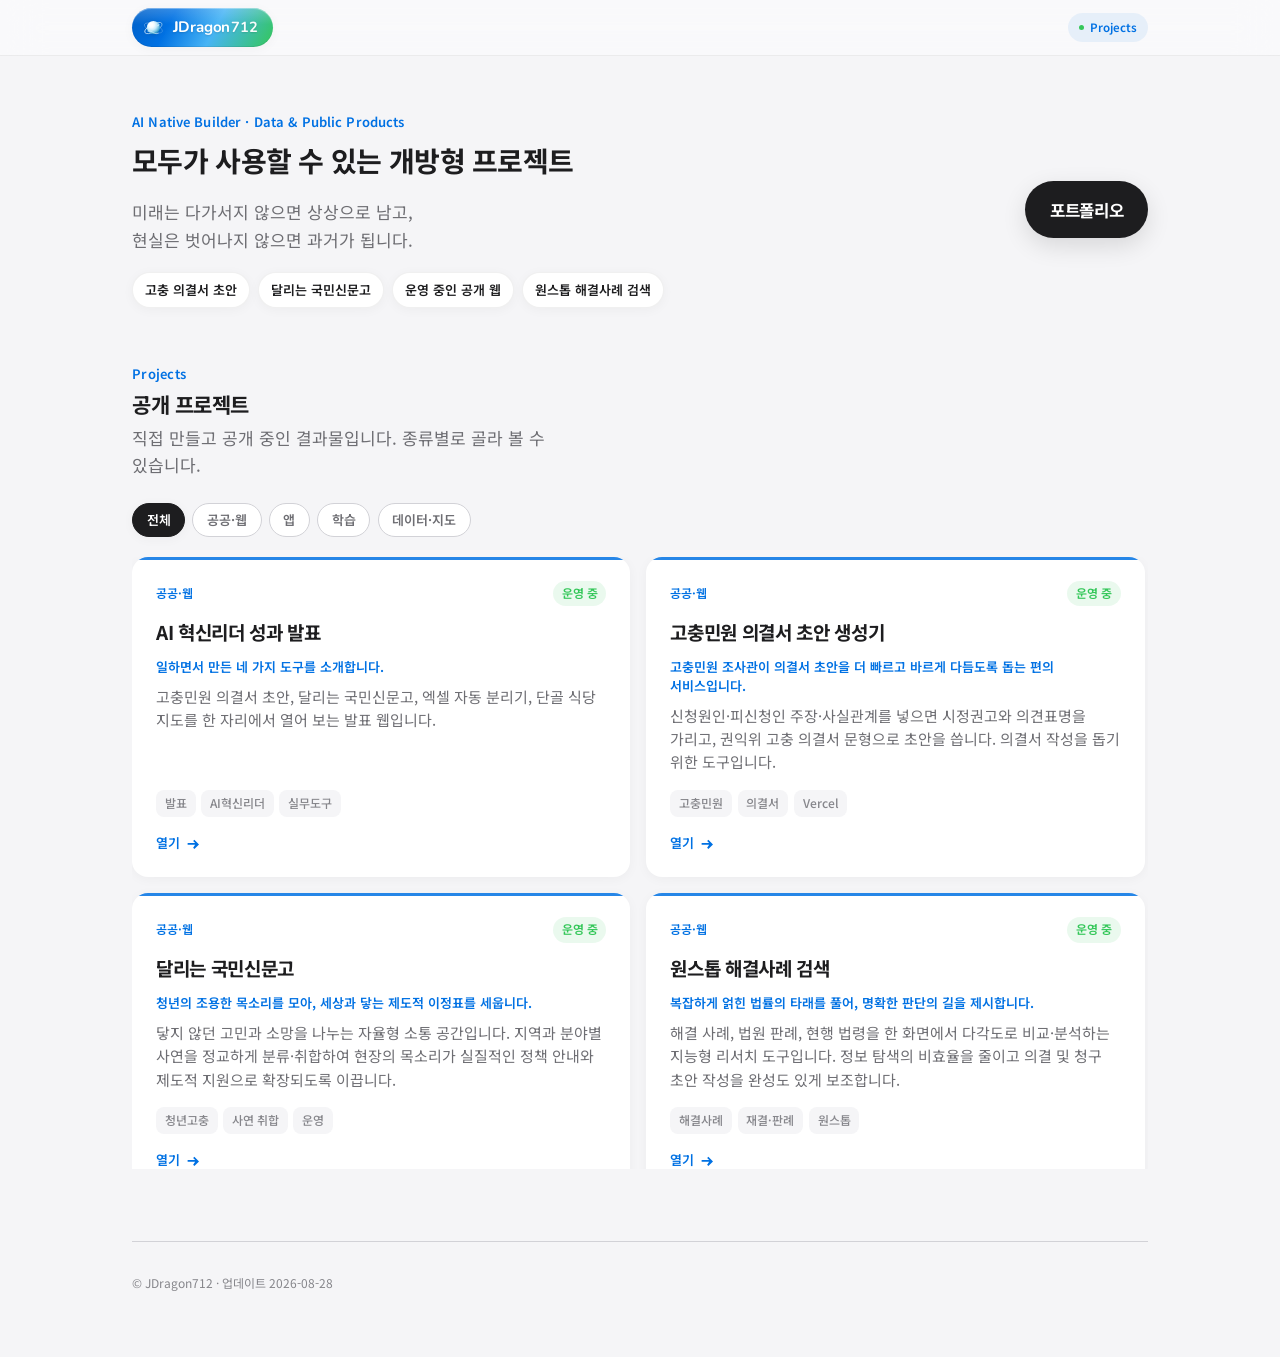
<file: index.html>
<!DOCTYPE html>
<html lang="ko">
<head>
  <meta charset="UTF-8" />
  <meta http-equiv="Cache-Control" content="no-cache, no-store, must-revalidate" />
  <meta http-equiv="Pragma" content="no-cache" />
  <meta http-equiv="Expires" content="0" />
  <meta name="viewport" content="width=device-width, initial-scale=1" />
  <meta name="referrer" content="strict-origin-when-cross-origin" />
  <meta name="color-scheme" content="light" />
  <title>JDragon712 — AI Native Builder</title>
  <meta name="description" content="모두가 사용할 수 있는 개방형 프로젝트. 미래는 다가서지 않으면 상상으로 남고, 현실은 벗어나지 않으면 과거가 됩니다." />
  <link rel="canonical" href="https://jdragon712.github.io/" />
  <link rel="icon" href="images/brand/favicon.svg?v=2026081603" type="image/svg+xml" />
  <link rel="icon" href="images/brand/favicon-32.png?v=2026081603" type="image/png" sizes="32x32" />
  <link rel="apple-touch-icon" href="images/brand/apple-touch-icon.png?v=2026081603" />
  <link rel="preconnect" href="https://fonts.googleapis.com" />
  <link rel="preconnect" href="https://fonts.gstatic.com" crossorigin />
  <link href="https://fonts.googleapis.com/css2?family=Nunito:wght@600;700;800&family=Noto+Sans+KR:wght@400;500;600;700&family=JetBrains+Mono:wght@400;500&display=swap" rel="stylesheet" />
  <link rel="stylesheet" href="css/profile.css?v=2026082802" />
  <script>
    (function () {
      if ("scrollRestoration" in history) history.scrollRestoration = "manual";
      if (!location.hash) window.scrollTo(0, 0);
      window.addEventListener("pageshow", function () {
        if (!location.hash) window.scrollTo(0, 0);
      });
    })();
  </script>
</head>
<body>
  <header class="nav">
    <div class="nav__inner">
      <a class="nav__brand" href="/" aria-label="JDragon712">
        <span class="brand-logo brand-logo--hero" id="nav-mark"></span>
      </a>
      <nav class="nav__links" id="nav-links" aria-label="주요 링크"></nav>
    </div>
  </header>

  <main class="page">
    <section class="hero" aria-labelledby="hero-tagline">
      <div class="hero__content">
        <p class="hero__role" id="hero-role"></p>
        <p class="hero__tagline" id="hero-tagline"></p>
        <p class="hero__bio" id="hero-bio"></p>
        <ul class="hero__highlights" id="hero-highlights"></ul>
      </div>
      <aside class="hero__aside">
        <a class="hero__portfolio" href="/ai-leader/">포트폴리오</a>
      </aside>
    </section>

    <section class="section" id="projects" aria-labelledby="projects-title">
      <div class="section__head">
        <span class="section__label">Projects</span>
        <h2 class="section__title" id="projects-title">공개 프로젝트</h2>
        <p class="section__desc">직접 만들고 공개 중인 결과물입니다. 종류별로 골라 볼 수 있습니다.</p>
      </div>
      <div class="filter-bar" id="filter-bar" role="tablist" aria-label="프로젝트 종류"></div>
      <div class="projects-scroll" id="projects-scroll">
        <div class="projects" id="projects-grid"></div>
      </div>
    </section>

    <footer class="foot">
      <p class="foot__copy" id="foot-copy"></p>
      <div class="foot__links" id="foot-links"></div>
    </footer>
  </main>

  <script src="js/profile.js?v=2026082802"></script>
  <script
    async
    src="https://pagead2.googlesyndication.com/pagead/js/adsbygoogle.js?client=ca-pub-9196941060199524"
    crossorigin="anonymous"
  ></script>
</body>
</html>
</file>
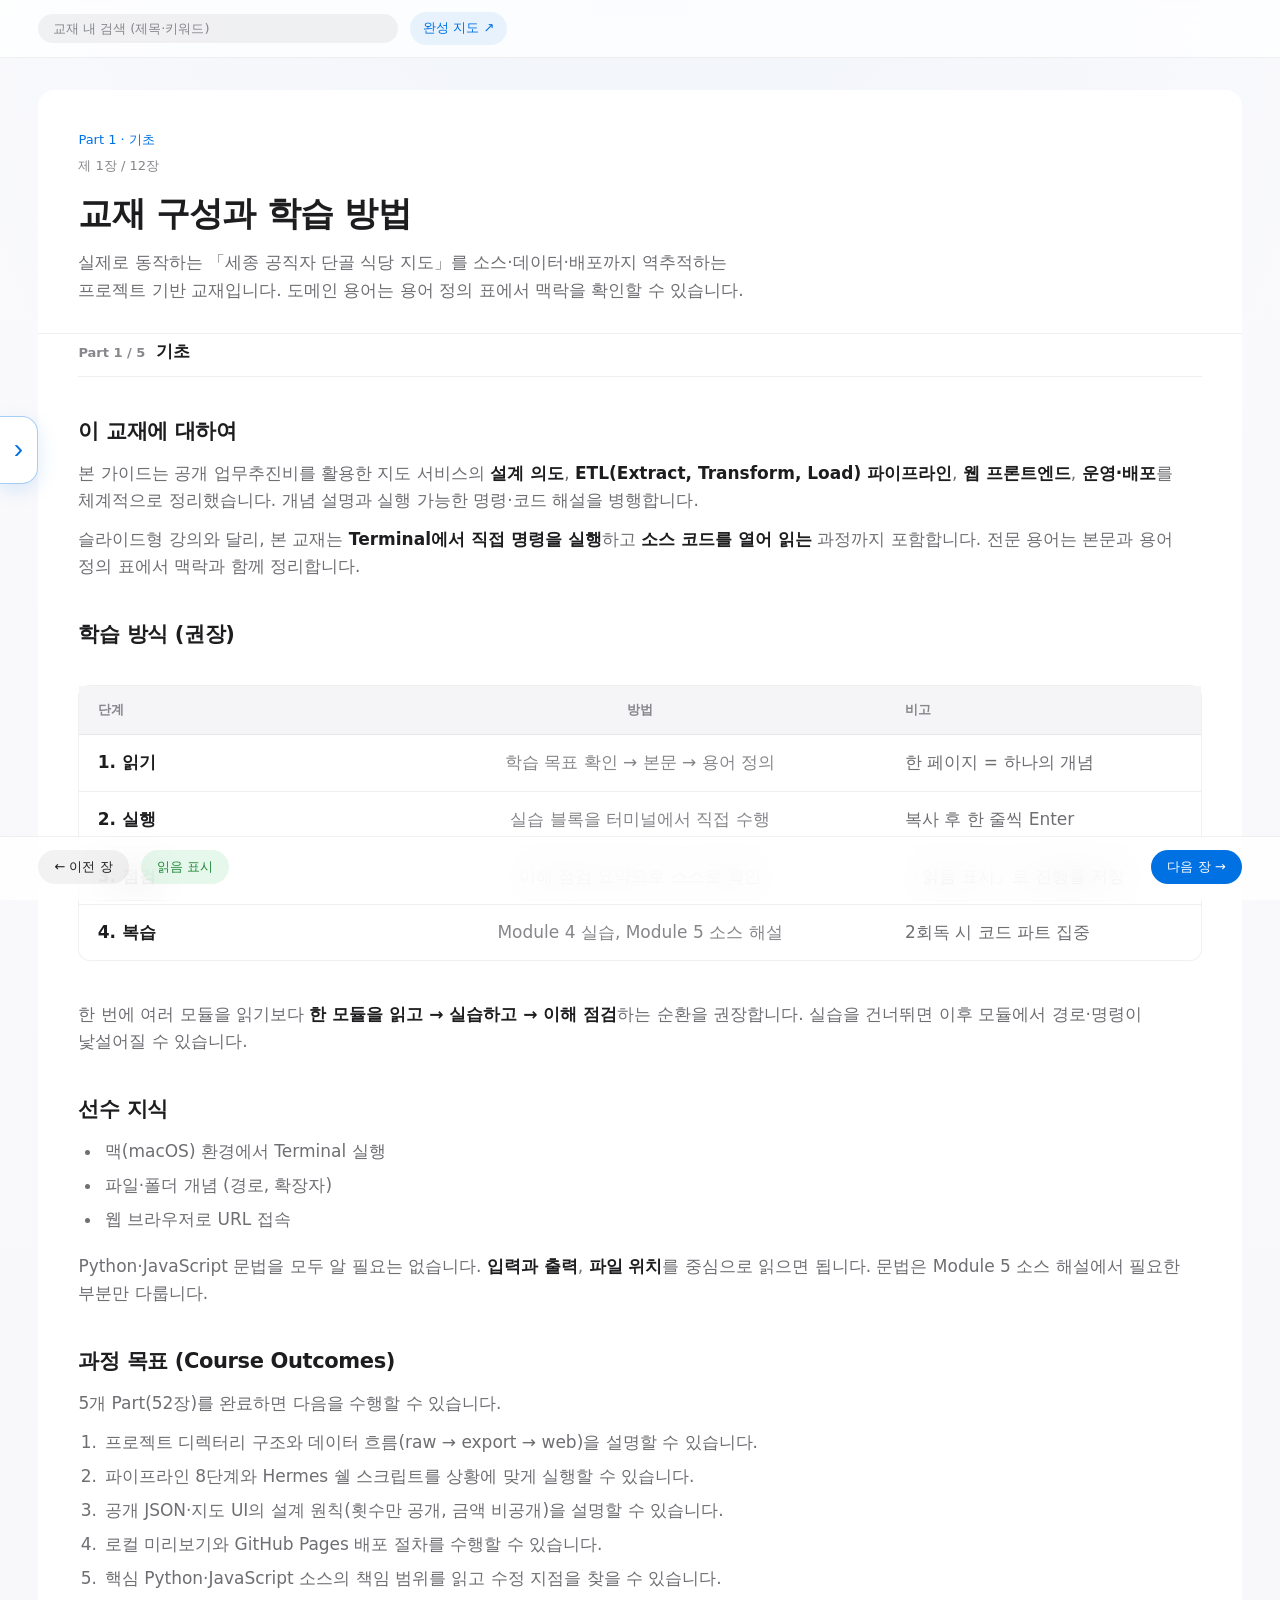
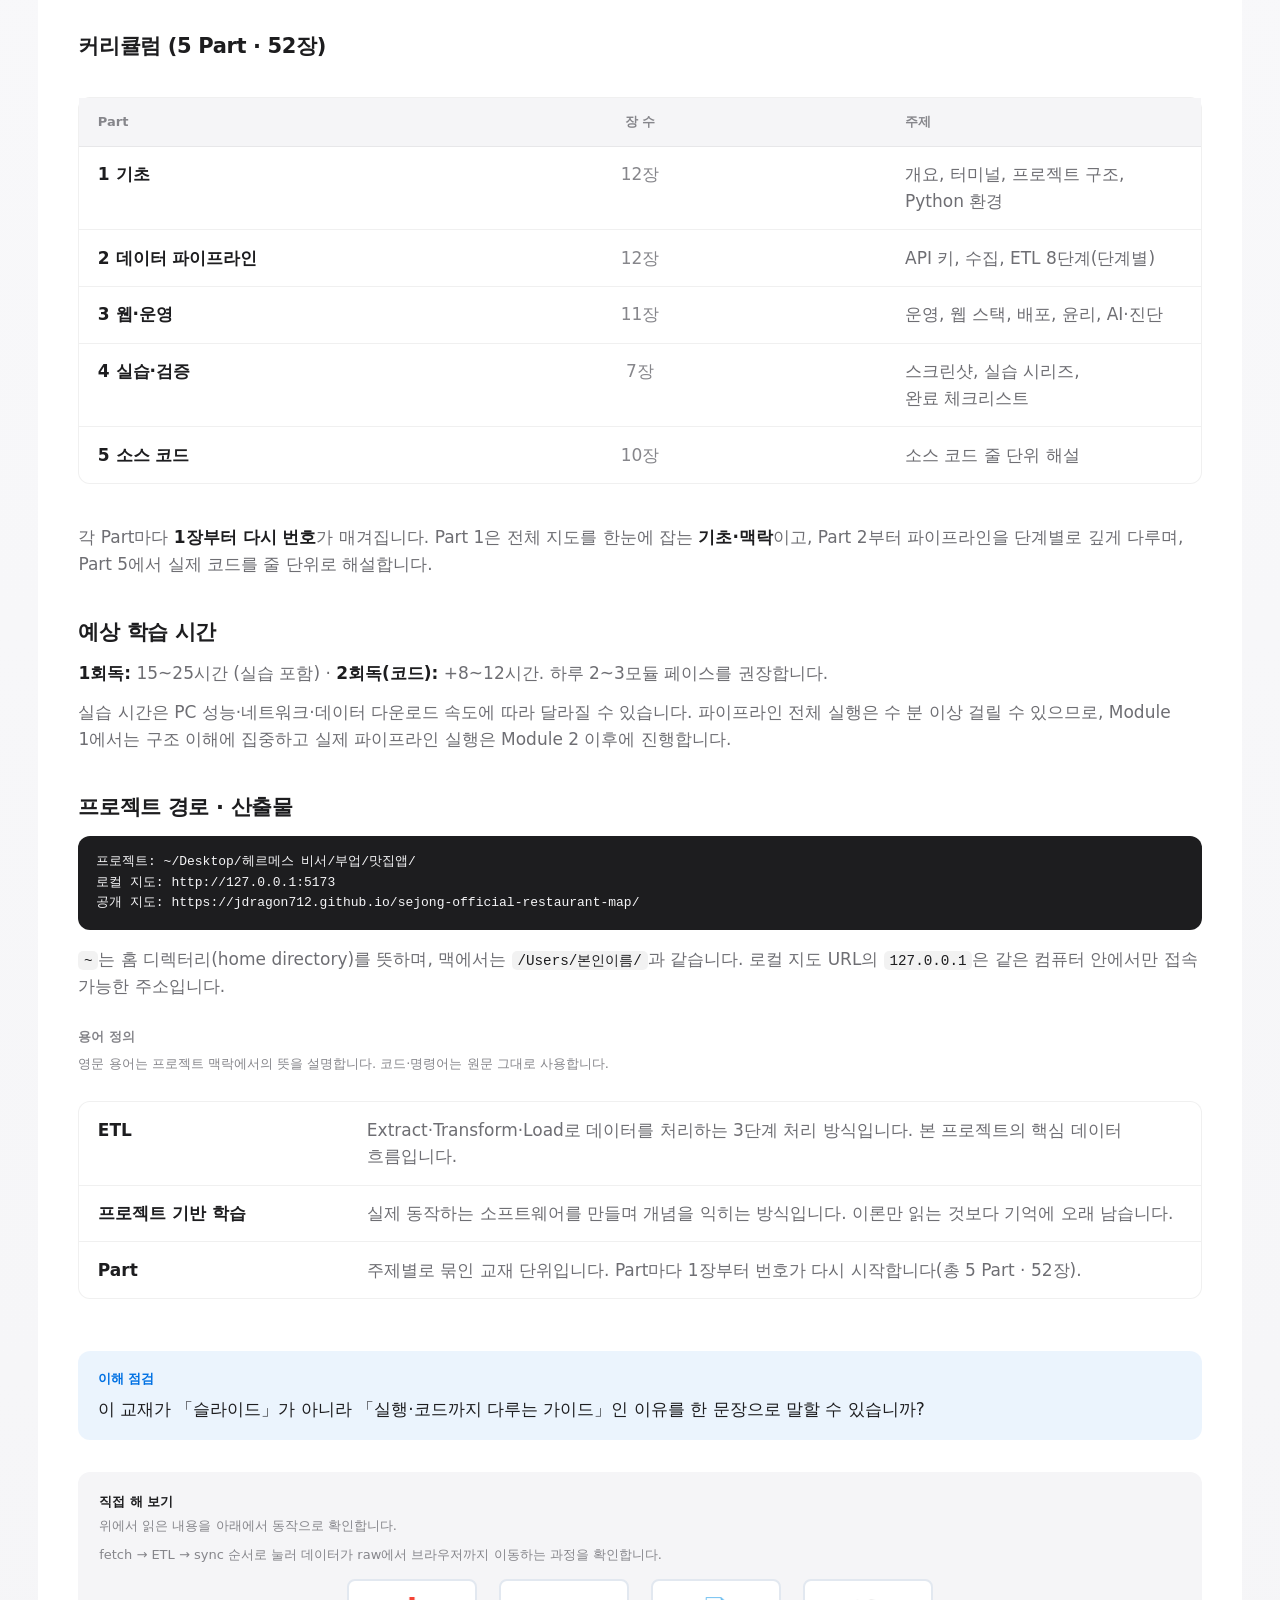
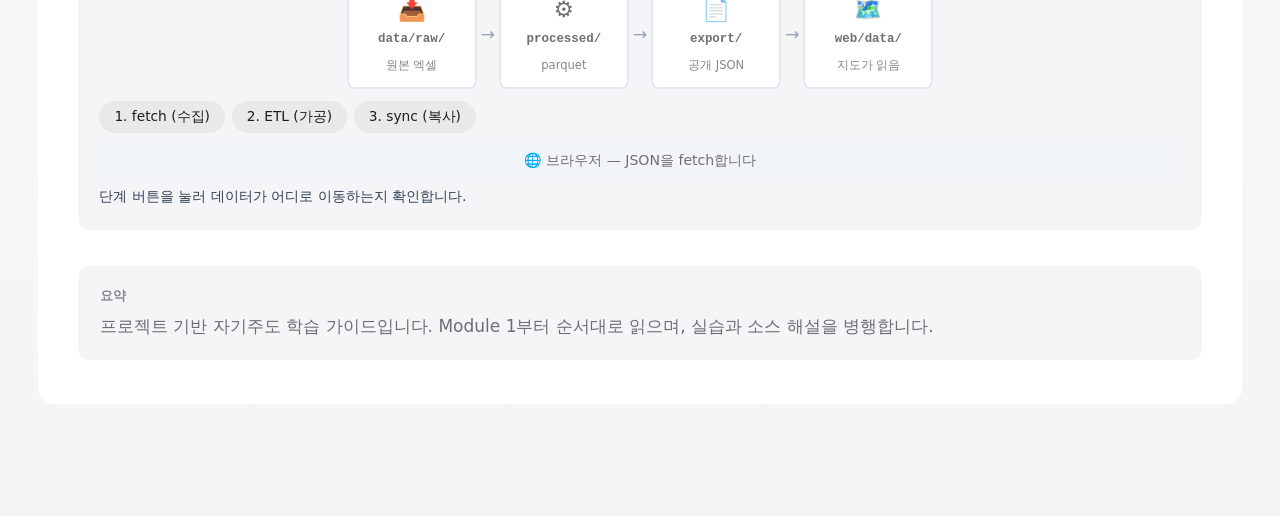
<file: s/index.html>
<!DOCTYPE html>
<html lang="ko">
<head>
  <meta charset="UTF-8" />
  <meta http-equiv="Cache-Control" content="no-cache, no-store, must-revalidate" />
  <meta http-equiv="Pragma" content="no-cache" />
  <meta http-equiv="Expires" content="0" />
  <meta name="viewport" content="width=device-width, initial-scale=1" />
  <meta name="referrer" content="strict-origin-when-cross-origin" />
  <meta http-equiv="X-Content-Type-Options" content="nosniff" />
  <meta name="color-scheme" content="light" />
  <meta name="study-build" content="20260719-toc-scroll" />
  <meta
    http-equiv="Content-Security-Policy"
    content="default-src 'self'; script-src 'self'; style-src 'self' https://fonts.googleapis.com; font-src 'self' https://fonts.gstatic.com; img-src 'self' data:; connect-src 'self'; frame-ancestors 'none'; base-uri 'self'; form-action 'self'; upgrade-insecure-requests"
  />
  <title>세종 단골 식당 지도 — 상세 학습 교재</title>
  <script src="js/base-path.js?v=20260719"></script>
  <link rel="preconnect" href="https://fonts.googleapis.com" />
  <link rel="preconnect" href="https://fonts.gstatic.com" crossorigin />
  <link href="https://fonts.googleapis.com/css2?family=Noto+Sans+KR:wght@400;500;600;700&family=JetBrains+Mono:wght@400;500&display=swap" rel="stylesheet" />
  <link rel="stylesheet" href="css/study.css?v=20260719" />
</head>
<body>
  <div class="layout">
    <div class="study-shell drawer-open" id="study-shell">
      <div id="sidebar-backdrop" class="sidebar-backdrop" aria-hidden="true"></div>
      <aside id="toc-drawer" class="toc-drawer open" aria-hidden="false">
        <div class="toc-drawer-panel">
          <div class="sidebar__head">
            <h1 class="sidebar__title">단골 식당 지도<br />개발 가이드</h1>
            <p class="sidebar__sub">프로젝트 기반 학습 교재</p>
          </div>
          <div class="sidebar__toc-bar">
            <div class="sidebar__toc-head">
              <span class="sidebar__toc-label">목차</span>
              <span class="sidebar__toc-meta">5 Part · 52장</span>
            </div>
          </div>
          <div class="toc-drawer-scroll">
            <nav id="chapter-nav" class="chapter-nav" aria-label="목차"></nav>
          </div>
          <div class="sidebar__foot">
            <div class="progress-wrap">
              <span id="progress-label">진행 0%</span>
              <div class="progress-bar"><div id="progress-fill" class="progress-bar__fill"></div></div>
            </div>
          </div>
        </div>
      </aside>

    <div class="main-wrap">
      <header class="study-top">
        <input type="search" id="search-input" class="search-input" placeholder="교재 내 검색 (제목·키워드)" />
        <a class="btn-outline" href="https://jdragon712.github.io/sejong-official-restaurant-map/" target="_blank" rel="noopener noreferrer">완성 지도 ↗</a>
      </header>

      <main id="study-content" class="study-content"></main>

      <footer class="study-foot">
        <button type="button" id="btn-prev" class="btn-nav">← 이전 장</button>
        <button type="button" id="btn-mark" class="btn-mark">읽음 표시</button>
        <button type="button" id="btn-next" class="btn-nav btn-nav--primary">다음 장 →</button>
      </footer>
    </div>
    </div>
  </div>
  <button type="button" id="btn-toc-edge" class="drawer-edge-btn" aria-label="목차 닫기" aria-controls="toc-drawer" aria-expanded="true">
    <span id="toc-edge-icon" aria-hidden="true">‹</span>
  </button>

  <script src="js/study-templates.js?v=20260719"></script>
  <script src="js/study-demos.js?v=20260719"></script>
  <script src="js/chapters-expanded-1.js?v=20260719"></script>
  <script src="js/chapters-expanded-2.js?v=20260719"></script>
  <script src="js/chapters-expanded-3.js?v=20260719"></script>
  <script src="js/chapters-expanded-4.js?v=20260719"></script>
  <script src="js/chapters-expanded-5.js?v=20260719"></script>
  <script src="js/study-app.js?v=20260719"></script>
</body>
</html>
</file>
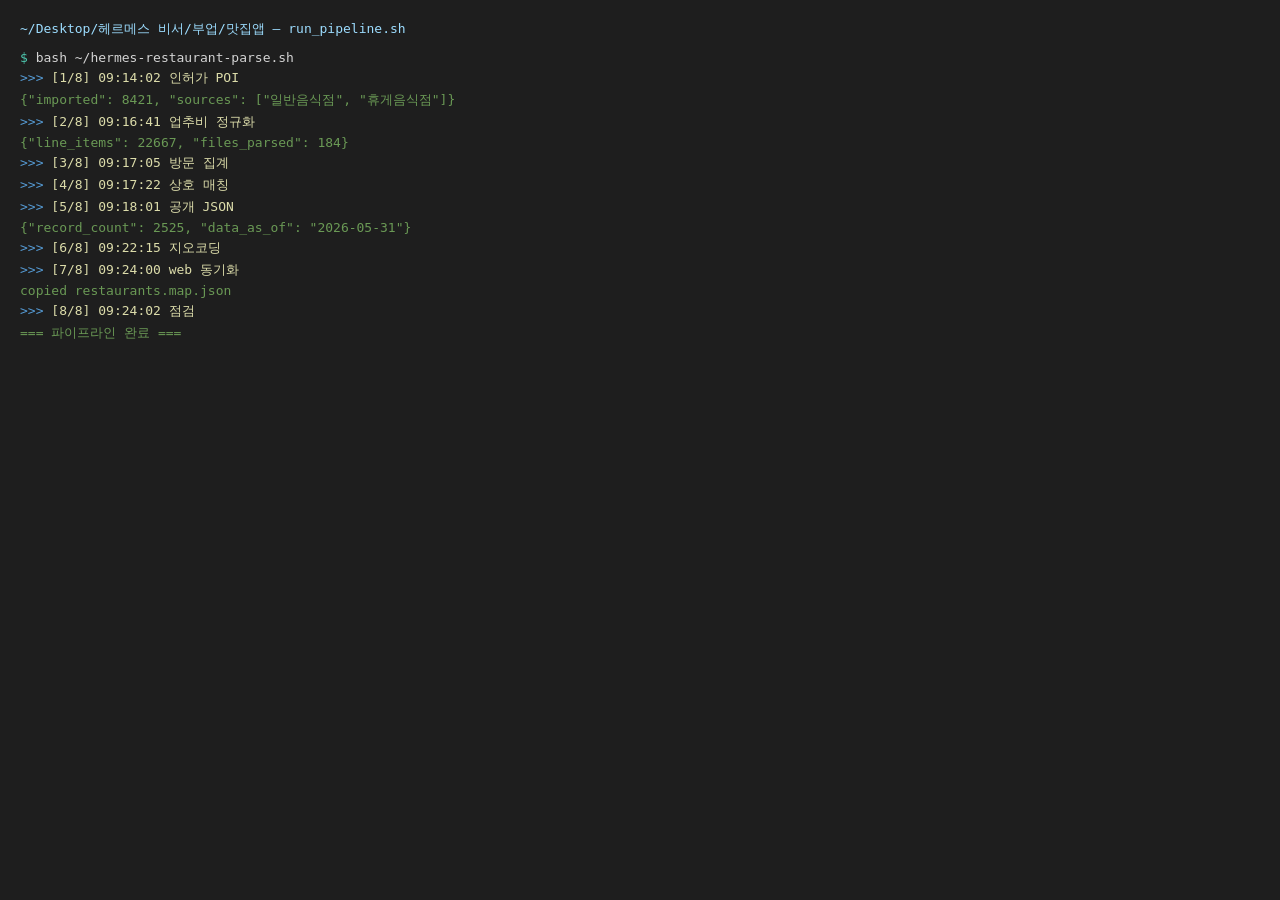
<file: s/diagrams/pipeline-flow.html>
<!DOCTYPE html>
<html lang="ko">
<head>
  <meta charset="UTF-8" />
  <title>파이프라인 터미널 예시</title>
  <style>
    * { box-sizing: border-box; }
    body {
      margin: 0;
      background: #1e1e1e;
      font-family: "JetBrains Mono", "Menlo", monospace;
      font-size: 13px;
      color: #d4d4d4;
      padding: 20px;
    }
    .title { color: #9cdcfe; margin-bottom: 12px; }
    .line { margin: 4px 0; white-space: pre-wrap; }
    .prompt { color: #4ec9b0; }
    .arrow { color: #569cd6; }
    .ok { color: #6a9955; }
    .step { color: #dcdcaa; }
  </style>
</head>
<body>
  <div class="title">~/Desktop/헤르메스 비서/부업/맛집앱 — run_pipeline.sh</div>
  <div class="line"><span class="prompt">$</span> bash ~/hermes-restaurant-parse.sh</div>
  <div class="line"><span class="arrow">&gt;&gt;&gt;</span> <span class="step">[1/8] 09:14:02 인허가 POI</span></div>
  <div class="line"><span class="ok">{"imported": 8421, "sources": ["일반음식점", "휴게음식점"]}</span></div>
  <div class="line"><span class="arrow">&gt;&gt;&gt;</span> <span class="step">[2/8] 09:16:41 업추비 정규화</span></div>
  <div class="line"><span class="ok">{"line_items": 22667, "files_parsed": 184}</span></div>
  <div class="line"><span class="arrow">&gt;&gt;&gt;</span> <span class="step">[3/8] 09:17:05 방문 집계</span></div>
  <div class="line"><span class="arrow">&gt;&gt;&gt;</span> <span class="step">[4/8] 09:17:22 상호 매칭</span></div>
  <div class="line"><span class="arrow">&gt;&gt;&gt;</span> <span class="step">[5/8] 09:18:01 공개 JSON</span></div>
  <div class="line"><span class="ok">{"record_count": 2525, "data_as_of": "2026-05-31"}</span></div>
  <div class="line"><span class="arrow">&gt;&gt;&gt;</span> <span class="step">[6/8] 09:22:15 지오코딩</span></div>
  <div class="line"><span class="arrow">&gt;&gt;&gt;</span> <span class="step">[7/8] 09:24:00 web 동기화</span></div>
  <div class="line"><span class="ok">copied restaurants.map.json</span></div>
  <div class="line"><span class="arrow">&gt;&gt;&gt;</span> <span class="step">[8/8] 09:24:02 점검</span></div>
  <div class="line"><span class="ok">=== 파이프라인 완료 ===</span></div>
</body>
</html>
</file>
<file: css/profile.css>
:root {
  --bg: #f5f5f7;
  --surface: #ffffff;
  --surface-secondary: #f5f5f7;
  --ink: #1d1d1f;
  --text-secondary: #6e6e73;
  --muted: #86868b;
  --accent: #0071e3;
  --accent-soft: rgba(0, 113, 227, 0.08);
  --accent-hover: #0077ed;
  --ok: #34c759;
  --ok-soft: rgba(52, 199, 89, 0.1);
  --line: rgba(0, 0, 0, 0.06);
  --separator: #d2d2d7;
  --radius: 16px;
  --radius-sm: 12px;
  --radius-xs: 8px;
  --shadow: 0 2px 12px rgba(0, 0, 0, 0.04);
  --shadow-hover: 0 8px 28px rgba(0, 0, 0, 0.08);
  --font: "Noto Sans KR", -apple-system, BlinkMacSystemFont, "SF Pro Text", "SF Pro Display", system-ui, sans-serif;
  --brand-font: "Nunito", "Noto Sans KR", -apple-system, BlinkMacSystemFont, system-ui, sans-serif;
  --mono: "JetBrains Mono", "SF Mono", ui-monospace, monospace;
  --text-xs: 0.75rem;
  --text-sm: 0.8125rem;
  --text-base: 1.0625rem;
  --text-lg: 1.1875rem;
  --text-xl: 1.3125rem;
  --text-display: clamp(2rem, 5vw, 2.75rem);
  --max: 1080px;
  --nav-h: 52px;
}

*,
*::before,
*::after {
  box-sizing: border-box;
}

html {
  scroll-behavior: smooth;
  overflow-anchor: none;
}

body {
  margin: 0;
  overflow-anchor: none;
  font-family: var(--font);
  font-size: var(--text-base);
  color: var(--ink);
  background: var(--bg);
  line-height: 1.58;
  word-break: keep-all;
  overflow-wrap: break-word;
  -webkit-font-smoothing: antialiased;
  -moz-osx-font-smoothing: grayscale;
}

a {
  color: var(--accent);
  text-decoration: none;
}

a:hover {
  color: var(--accent-hover);
}

/* ── Nav ── */

.nav {
  position: sticky;
  top: 0;
  z-index: 100;
  height: var(--nav-h);
  display: flex;
  align-items: center;
  justify-content: center;
  background: rgba(251, 251, 253, 0.72);
  backdrop-filter: saturate(180%) blur(20px);
  -webkit-backdrop-filter: saturate(180%) blur(20px);
  border-bottom: 1px solid var(--line);
}

.nav__inner {
  width: 100%;
  max-width: var(--max);
  padding: 0 clamp(1.25rem, 4vw, 2rem);
  display: flex;
  align-items: center;
  justify-content: space-between;
  gap: 1rem;
}

.nav__brand {
  display: inline-flex;
  align-items: center;
  flex-shrink: 0;
  text-decoration: none;
}

.nav__brand:hover .brand-logo {
  box-shadow: var(--shadow-hover);
  transform: translateY(-1px);
}

.nav__links {
  display: flex;
  align-items: center;
  gap: 0.35rem;
}

.nav__link {
  font-size: var(--text-sm);
  font-weight: 500;
  color: var(--text-secondary);
  padding: 0.4rem 0.75rem;
  border-radius: var(--radius-xs);
  transition: color 0.15s, background 0.15s;
}

.nav__link:hover {
  color: var(--ink);
  background: var(--line);
}

.nav__icon-link {
  display: inline-flex;
  align-items: center;
  justify-content: center;
  width: 32px;
  height: 32px;
  border-radius: 50%;
  color: var(--text-secondary);
  transition: color 0.15s, background 0.15s;
}

.nav__icon-link:hover {
  color: var(--ink);
  background: var(--line);
}

.nav__icon-link svg {
  width: 16px;
  height: 16px;
  fill: currentColor;
}

/* One-line header: large brand left + AI pill replacing 프로젝트 */
.nav {
  height: 56px;
}

.nav__inner {
  justify-content: space-between;
}

.nav__brand .brand-logo--hero {
  padding: 0.42rem 1rem 0.42rem 0.55rem;
  min-height: 36px;
  gap: 0.45rem;
}

.nav__brand .brand-logo--hero .brand-logo__wordmark {
  font-size: 0.95rem;
}

.nav__brand .brand-logo--hero .brand-logo__yeouiju {
  width: 1.55rem;
  height: 1.55rem;
}

.nav__ai-pill {
  display: inline-flex;
  align-items: center;
  gap: 0.35rem;
  padding: 0.32rem 0.7rem;
  font-size: 0.72rem;
  font-weight: 600;
  color: var(--accent);
  background: var(--accent-soft);
  border-radius: 999px;
  text-decoration: none;
  white-space: nowrap;
  transition: background 0.15s ease, transform 0.1s ease;
}

.nav__ai-pill:hover {
  background: rgba(0, 113, 227, 0.15);
  transform: translateY(-1px);
}

.nav__ai-dot {
  width: 5px;
  height: 5px;
  border-radius: 50%;
  background: var(--ok);
  flex-shrink: 0;
}

/* ── Layout ── */

.page {
  width: 100%;
  max-width: var(--max);
  margin: 0 auto;
  padding: clamp(2rem, 5vw, 3.5rem) clamp(1.25rem, 4vw, 2rem) 4rem;
}

.section {
  margin-bottom: clamp(3rem, 6vw, 4.5rem);
}

.section__head {
  margin-bottom: 1.5rem;
}

.section__label {
  display: block;
  font-size: var(--text-sm);
  font-weight: 600;
  color: var(--accent);
  margin-bottom: 0.4rem;
  letter-spacing: 0.02em;
}

.section__title {
  margin: 0;
  font-size: var(--text-xl);
  font-weight: 700;
  letter-spacing: -0.022em;
  line-height: 1.25;
}

.section__desc {
  margin: 0.5rem 0 0;
  font-size: var(--text-base);
  color: var(--text-secondary);
  max-width: 52ch;
}

/* ── Hero ── */

.hero {
  display: grid;
  grid-template-columns: minmax(0, 1fr) auto;
  align-items: center;
  gap: clamp(1.5rem, 4vw, 3rem);
  margin-bottom: clamp(2.5rem, 5vw, 3.5rem);
}

.hero__content {
  max-width: 100%; /* full width for long text */
}

.hero__aside {
  display: flex;
  align-items: center;
  justify-content: flex-end;
}

.hero__portfolio {
  display: inline-flex;
  align-items: center;
  justify-content: center;
  padding: 0.95rem 1.55rem;
  font-size: 1.05rem;
  font-weight: 700;
  letter-spacing: -0.02em;
  color: #fff;
  background: var(--ink);
  border-radius: 999px;
  text-decoration: none;
  white-space: nowrap;
  box-shadow: 0 8px 24px rgba(0, 0, 0, 0.12);
  transition: transform 0.15s ease, background 0.15s ease;
}

.hero__portfolio:hover {
  color: #fff;
  background: #000;
  transform: translateY(-1px);
}

.hero__role {
  margin: 0 0 0.65rem;
  font-size: var(--text-sm);
  font-weight: 600;
  color: var(--accent);
  letter-spacing: 0.01em;
}

.hero__tagline {
  max-width: 90ch;
  margin: 0;
  font-size: clamp(1.55rem, 3.8vw, 2.15rem);
  font-weight: 700;
  letter-spacing: -0.03em;
  line-height: 1.28;
  color: var(--ink);
}

.hero__bio {
  max-width: 62ch;
  margin: 0.85rem 0 0;
  font-size: var(--text-base);
  color: var(--text-secondary);
  line-height: 1.65;
  white-space: pre-line;
}

.hero__highlights {
  list-style: none;
  margin: 1.15rem 0 0;
  padding: 0;
  display: flex;
  flex-wrap: wrap;
  gap: 0.5rem;
}

.hero__highlight {
  margin: 0;
  padding: 0.4rem 0.75rem;
  font-size: var(--text-sm);
  font-weight: 600;
  color: var(--ink);
  background: var(--surface);
  border: 1px solid var(--line);
  border-radius: 999px;
  box-shadow: var(--shadow);
}

/* ── Filters ── */

.filter-bar {
  display: flex;
  flex-wrap: wrap;
  gap: 0.45rem;
  margin: 0 0 1.25rem;
}

.filter-chip {
  appearance: none;
  border: 1px solid var(--separator);
  background: var(--surface);
  color: var(--text-secondary);
  font-family: inherit;
  font-size: var(--text-sm);
  font-weight: 600;
  padding: 0.42rem 0.85rem;
  border-radius: 999px;
  cursor: pointer;
  transition: color 0.15s, background 0.15s, border-color 0.15s, box-shadow 0.15s;
}

.filter-chip:hover {
  color: var(--ink);
  border-color: #b0b0b5;
}

.filter-chip--active {
  color: #fff;
  background: var(--ink);
  border-color: var(--ink);
  box-shadow: var(--shadow);
}

.projects-empty {
  margin: 0;
  padding: 2rem 0.5rem;
  color: var(--muted);
  font-size: var(--text-base);
}

.project-card__impact {
  margin: 0.35rem 0 0.5rem;
  font-size: var(--text-sm);
  font-weight: 600;
  color: var(--accent);
  line-height: 1.45;
}

.project-card--featured {
  box-shadow: var(--shadow-hover);
}

@media (max-width: 860px) {
  .hero__content,
  .hero__tagline,
  .hero__bio {
    max-width: 100%;
  }
}

.hero__badge {
  display: inline-flex;
  align-items: center;
  gap: 0.45rem;
  padding: 0.35rem 0.75rem;
  margin-bottom: 1rem;
  font-size: var(--text-xs);
  font-weight: 600;
  color: var(--accent);
  background: var(--accent-soft);
  border-radius: 100px;
}

.hero__badge-dot {
  width: 6px;
  height: 6px;
  border-radius: 50%;
  background: var(--ok);
  animation: pulse 2s ease-in-out infinite;
}

@keyframes pulse {
  0%, 100% { opacity: 1; }
  50% { opacity: 0.4; }
}

.hero__tagline {
  margin: 0 0 1.25rem;
  font-size: clamp(1.375rem, 3.2vw, 1.75rem);
  font-weight: 700;
  letter-spacing: -0.025em;
  line-height: 1.25;
  color: var(--ink);
}

.hero__bio {
  margin: 0;
  font-size: var(--text-base);
  color: var(--text-secondary);
  line-height: 1.65;
  white-space: pre-line;
}

/* (old hero preview styles removed - now using background symbolic visual) */

.hero__actions {
  display: flex;
  flex-wrap: wrap;
  align-items: center;
  gap: 0.55rem;
  margin-top: 1.5rem;
}

.hero__btn {
  display: inline-flex;
  align-items: center;
  gap: 0.45rem;
  padding: 0.55rem 1rem;
  font-size: var(--text-sm);
  font-weight: 600;
  border-radius: 999px;
  text-decoration: none;
  transition: background 0.18s ease, color 0.18s ease, box-shadow 0.18s ease, transform 0.12s ease;
}

.hero__btn svg {
  width: 15px;
  height: 15px;
  fill: currentColor;
  flex-shrink: 0;
}

.hero__btn--x {
  color: #fff;
  background: #1d1d1f;
  box-shadow: 0 4px 14px rgba(0, 0, 0, 0.14);
}

.hero__btn--x:hover {
  color: #fff;
  background: #000;
  box-shadow: 0 6px 18px rgba(0, 0, 0, 0.2);
  transform: translateY(-1px);
}

.hero__btn--icon {
  justify-content: center;
  width: 2.5rem;
  height: 2.5rem;
  padding: 0;
}

.hero__btn--ghost {
  color: var(--ink);
  background: var(--surface);
  border: 1px solid var(--separator);
  box-shadow: var(--shadow);
}

.hero__btn--ghost:hover {
  color: var(--accent);
  border-color: rgba(0, 113, 227, 0.25);
  box-shadow: var(--shadow-hover);
}

.brand-logo {
  position: relative;
  display: inline-flex;
  align-items: center;
  justify-content: center;
  gap: 0.55rem;
  background: linear-gradient(118deg, #0060c8 0%, #0071e3 28%, #47b4f5 58%, #34c759 100%);
  border-radius: 999px;
  box-shadow:
    var(--shadow),
    inset 0 1px 0 rgba(255, 255, 255, 0.34),
    inset 0 -1px 0 rgba(0, 0, 0, 0.08);
  width: max-content;
  max-width: 100%;
  flex-shrink: 0;
  transition: box-shadow 0.18s ease, transform 0.12s ease;
}

.brand-logo::before {
  content: "";
  position: absolute;
  inset: 0;
  border-radius: inherit;
  background: linear-gradient(180deg, rgba(255, 255, 255, 0.2) 0%, transparent 42%);
  pointer-events: none;
}

.brand-logo--hero {
  padding: 0.55rem 1.35rem 0.55rem 0.7rem;
  min-height: clamp(44px, 7vw, 56px);
}

.brand-logo--nav {
  padding: 0.32rem 0.68rem 0.32rem 0.38rem;
  min-height: 26px;
  gap: 0.35rem;
}

/* 여의주 mark — luminous pearl with dragon-orbit rings */
.brand-logo__yeouiju {
  position: relative;
  z-index: 1;
  display: inline-flex;
  align-items: center;
  justify-content: center;
  width: 1.85rem;
  height: 1.85rem;
  flex-shrink: 0;
  filter: drop-shadow(0 1px 2px rgba(0, 40, 80, 0.22));
}

.brand-logo--nav .brand-logo__yeouiju {
  width: 1.1rem;
  height: 1.1rem;
}

.brand-logo__yeouiju-svg {
  width: 100%;
  height: 100%;
  display: block;
  overflow: visible;
}

.brand-logo__wordmark {
  position: relative;
  z-index: 1;
  display: inline-flex;
  align-items: baseline;
  font-family: var(--brand-font);
  color: #fff;
  white-space: nowrap;
  line-height: 1;
  text-shadow: 0 1px 2px rgba(0, 0, 0, 0.14);
}

.brand-logo--hero .brand-logo__wordmark {
  font-size: clamp(1rem, 2.1vw, 1.35rem);
}

.brand-logo--nav .brand-logo__wordmark {
  font-size: 0.6875rem;
}

.brand-logo__lead {
  font-weight: 800;
  letter-spacing: -0.02em;
}

.brand-logo__stem {
  font-weight: 700;
  letter-spacing: -0.015em;
}

.brand-logo__num {
  font-weight: 700;
  font-size: 0.96em;
  letter-spacing: -0.01em;
  margin-left: 0.05em;
  opacity: 0.96;
}



/* ── Projects ── */

.projects-scroll {
  max-height: min(68vh, 720px);
  overflow-y: auto;
  overflow-x: hidden;
  -webkit-overflow-scrolling: touch;
  overscroll-behavior: contain;
  padding-right: 0.2rem;
  scrollbar-width: thin;
  scrollbar-color: rgba(26, 26, 28, 0.2) transparent;
}

.projects-scroll::-webkit-scrollbar {
  width: 6px;
}

.projects-scroll::-webkit-scrollbar-thumb {
  background: rgba(26, 26, 28, 0.18);
  border-radius: 999px;
}

.projects-scroll::-webkit-scrollbar-track {
  background: rgba(0, 0, 0, 0.03);
  border-radius: 999px;
}

.projects {
  display: grid;
  grid-template-columns: repeat(2, 1fr);
  gap: 1rem;
}

.project-card {
  position: relative;
  display: flex;
  flex-direction: column;
  padding: 1.5rem;
  background: var(--surface);
  border-radius: var(--radius);
  text-decoration: none;
  color: inherit;
  box-shadow: var(--shadow);
  transition: transform 0.2s ease, box-shadow 0.2s ease;
  overflow: hidden;
}

.project-card::before {
  content: "";
  position: absolute;
  top: 0;
  left: 0;
  right: 0;
  height: 3px;
  background: var(--card-accent, var(--accent));
  opacity: 0.85;
}

.project-card:hover {
  transform: translateY(-3px);
  box-shadow: var(--shadow-hover);
}

.project-card__top {
  display: flex;
  align-items: center;
  justify-content: space-between;
  gap: 0.5rem;
  margin-bottom: 0.85rem;
}

.project-card__category {
  font-size: var(--text-xs);
  font-weight: 600;
  color: var(--accent);
}

.project-card__status {
  font-size: var(--text-xs);
  font-weight: 600;
  padding: 0.2rem 0.55rem;
  border-radius: 100px;
  background: var(--ok-soft);
  color: var(--ok);
}

.project-card__status--soon {
  background: var(--accent-soft);
  color: var(--accent);
}

.project-card__title {
  margin: 0 0 0.5rem;
  font-size: var(--text-lg);
  font-weight: 700;
  letter-spacing: -0.018em;
  line-height: 1.3;
}

.project-card__desc {
  margin: 0;
  flex: 1;
  font-size: 0.9375rem;
  line-height: 1.55;
  color: var(--text-secondary);
}

.project-card__tags {
  display: flex;
  flex-wrap: wrap;
  gap: 0.35rem;
  margin-top: 1rem;
}

.project-card__tag {
  font-size: var(--text-xs);
  font-weight: 500;
  color: var(--muted);
  padding: 0.25rem 0.55rem;
  background: var(--surface-secondary);
  border-radius: var(--radius-xs);
}

.project-card__arrow {
  display: inline-flex;
  align-items: center;
  gap: 0.3rem;
  margin-top: 1rem;
  font-size: var(--text-sm);
  font-weight: 600;
  color: var(--accent);
}

.project-card__arrow svg {
  width: 14px;
  height: 14px;
  fill: currentColor;
  transition: transform 0.15s;
}

.project-card:hover .project-card__arrow svg {
  transform: translateX(3px);
}

/* ── Footer ── */

.foot {
  padding-top: 2rem;
  border-top: 1px solid var(--separator);
  display: flex;
  flex-wrap: wrap;
  align-items: center;
  justify-content: space-between;
  gap: 1rem;
}

.foot__copy {
  margin: 0;
  font-size: var(--text-xs);
  color: var(--muted);
}

.foot__links {
  display: flex;
  gap: 1rem;
}

.foot__link {
  font-size: var(--text-sm);
  font-weight: 500;
  color: var(--text-secondary);
}

.foot__link:hover {
  color: var(--accent);
}

/* ── Responsive ── */

@media (max-width: 680px) {
  .hero {
    grid-template-columns: 1fr;
    gap: 1.25rem;
    align-items: start;
  }

  .hero__aside {
    justify-content: flex-start;
    justify-self: start;
  }

  .hero__badge {
    justify-self: end;
    margin-bottom: 0;
    padding: 0.32rem 0.62rem;
    font-size: 0.6875rem;
  }

  .brand-logo--nav {
    display: none;
  }

  .brand-logo--hero {
    padding: 0.55rem 1rem;
    min-height: 40px;
    margin: 0;
  }

  .brand-logo--hero .brand-logo__wordmark {
    font-size: clamp(0.8125rem, 3.6vw, 0.9375rem);
  }

  .projects {
    grid-template-columns: 1fr;
  }

  .nav__link--text {
    display: none;
  }

  .hero__actions {
    width: 100%;
  }

  .hero__btn {
    flex: 1;
    justify-content: center;
    min-width: calc(50% - 0.3rem);
  }
}

@media (prefers-reduced-motion: reduce) {
  html { scroll-behavior: auto; }
  .hero__badge-dot { animation: none; }
  .project-card { transition: none; }
}
</file>
<file: s/css/study.css>
:root {
  --bg: #f5f5f7;
  --surface: #ffffff;
  --surface-secondary: #f5f5f7;
  --surface-glass: rgba(255, 255, 255, 0.72);
  --sidebar-bg: #fbfbfd;
  --ink: #1d1d1f;
  --text-secondary: #6e6e73;
  --muted: #86868b;
  --accent: #0071e3;
  --accent-soft: rgba(0, 113, 227, 0.08);
  --accent-hover: #0077ed;
  --line: rgba(0, 0, 0, 0.06);
  --line-strong: rgba(0, 0, 0, 0.1);
  --separator: #d2d2d7;
  --code-bg: #1d1d1f;
  --code-ink: #f5f5f7;
  --ok: #34c759;
  --warn: #ff9500;
  --drawer-width: min(420px, 92vw);
  --drawer-edge-btn: 38px;
  --glass-bg: rgba(255, 255, 255, 0.68);
  --glass-border: rgba(255, 255, 255, 0.72);
  --glass-highlight: rgba(255, 255, 255, 0.92);
  --glass-shadow: 0 8px 32px rgba(0, 0, 0, 0.08), inset 0 1px 0 var(--glass-highlight);
  --content-pad: clamp(1.5rem, 3vw, 2.75rem);
  --radius: 16px;
  --radius-sm: 12px;
  --radius-xs: 8px;
  --shadow: 0 2px 8px rgba(0, 0, 0, 0.04);
  --shadow-md: 0 10px 36px rgba(0, 0, 0, 0.08), 0 2px 8px rgba(0, 0, 0, 0.04);
  --font: "Noto Sans KR", -apple-system, BlinkMacSystemFont, "SF Pro Text", "SF Pro Display", system-ui, sans-serif;
  --mono: "JetBrains Mono", "SF Mono", ui-monospace, monospace;
  /* Apple-style type scale (17px body 기준) */
  --text-2xs: 0.6875rem;  /* 11px — 보조 숫자 */
  --text-xs: 0.75rem;      /* 12px — 캡션 */
  --text-sm: 0.8125rem;    /* 13px — 라벨·각주 */
  --text-base: 1.0625rem;  /* 17px — 본문 */
  --text-lg: 1.1875rem;    /* 19px — 소제목 */
  --text-xl: 1.3125rem;    /* 21px — 섹션 제목 */
  --text-display: clamp(1.75rem, 4vw, 2.125rem);
  --leading-tight: 1.25;
  --leading-snug: 1.4;
  --leading-body: 1.58;
  --leading-relaxed: 1.65;
  /* 하위 호환 */
  --text-body: var(--text-base);
  --text-body-leading: var(--leading-body);
}

*,
*::before,
*::after {
  box-sizing: border-box;
}

html {
  scroll-behavior: smooth;
}

body {
  margin: 0;
  font-family: var(--font);
  font-size: var(--text-body);
  color: var(--ink);
  background:
    radial-gradient(ellipse 120% 80% at 50% -20%, rgba(0, 113, 227, 0.06), transparent 55%),
    linear-gradient(180deg, #fafafc 0%, var(--bg) 100%);
  line-height: var(--text-body-leading);
  word-break: keep-all;
  overflow-wrap: break-word;
  line-break: strict;
  -webkit-font-smoothing: antialiased;
  -moz-osx-font-smoothing: grayscale;
}

.layout {
  display: flex;
  min-height: 100vh;
}

.study-shell {
  flex: 1;
  position: relative;
  min-height: 100vh;
  width: 100%;
  min-width: 0;
  overflow: clip;
}

.toc-drawer {
  position: fixed;
  top: 0;
  left: 0;
  z-index: 100;
  display: flex;
  flex-direction: column;
  width: var(--drawer-width);
  height: 100vh;
  height: 100dvh;
  overflow: hidden;
  transform: translateX(-100%);
  transition: transform 0.28s cubic-bezier(0.25, 0.1, 0.25, 1);
  pointer-events: none;
}

.toc-drawer.open,
.study-shell.drawer-open .toc-drawer {
  transform: translateX(0);
  pointer-events: auto;
}

.toc-drawer-panel {
  flex: 1 1 0;
  min-height: 0;
  height: 100%;
  display: flex;
  flex-direction: column;
  overflow: hidden;
  background:
    linear-gradient(180deg, rgba(255, 252, 235, 0.55) 0%, rgba(255, 255, 255, 0.42) 12%, var(--glass-bg) 28%),
    var(--glass-bg);
  border-right: 1px solid var(--glass-border);
  border-radius: 0 18px 18px 0;
  box-shadow: var(--glass-shadow);
  backdrop-filter: saturate(180%) blur(24px);
  -webkit-backdrop-filter: saturate(180%) blur(24px);
}

.drawer-edge-btn {
  position: fixed;
  top: 50%;
  left: 0;
  z-index: 200;
  transform: translateY(-50%);
  width: var(--drawer-edge-btn);
  height: 68px;
  margin: 0;
  padding: 0;
  border: 1.5px solid rgba(0, 113, 227, 0.35);
  border-left: none;
  border-radius: 0 16px 16px 0;
  background: rgba(255, 255, 255, 0.96);
  box-shadow:
    0 6px 20px rgba(0, 113, 227, 0.14),
    inset 0 1px 0 rgba(255, 255, 255, 0.95);
  backdrop-filter: saturate(180%) blur(20px);
  -webkit-backdrop-filter: saturate(180%) blur(20px);
  color: var(--accent);
  font-size: 1.75rem;
  font-weight: 500;
  line-height: 1;
  cursor: pointer;
  display: inline-flex;
  align-items: center;
  justify-content: center;
  pointer-events: auto;
  transition:
    left 0.28s cubic-bezier(0.25, 0.1, 0.25, 1),
    opacity 0.2s ease,
    background 0.18s ease,
    color 0.18s ease,
    box-shadow 0.18s ease,
    transform 0.18s ease;
  -webkit-tap-highlight-color: transparent;
  touch-action: manipulation;
}

body:not(.toc-open) .drawer-edge-btn {
  opacity: 1;
}

body.toc-open .drawer-edge-btn {
  opacity: 1;
}

.drawer-edge-btn span {
  display: block;
  margin-top: -2px;
}

.drawer-edge-btn:hover {
  background: #fff;
  color: var(--accent-hover);
  box-shadow:
    0 8px 24px rgba(0, 113, 227, 0.18),
    inset 0 1px 0 rgba(255, 255, 255, 1);
}

body:not(.toc-open) .drawer-edge-btn:hover {
  transform: translate(2px, -50%);
}

body.toc-open .drawer-edge-btn:hover {
  transform: translate(-2px, -50%);
}

.sidebar__head {
  flex-shrink: 0;
  padding: 1.35rem 1.15rem 1rem;
  border-bottom: 1px solid rgba(0, 0, 0, 0.05);
}

.sidebar-backdrop {
  display: none;
  position: fixed;
  inset: 0;
  z-index: 99;
  background: rgba(0, 0, 0, 0.28);
  border: none;
  padding: 0;
  cursor: pointer;
  -webkit-tap-highlight-color: transparent;
  animation: backdrop-in 0.28s ease;
}

@keyframes backdrop-in {
  from { opacity: 0; }
  to { opacity: 1; }
}

@media (max-width: 900px) {
  .study-shell.drawer-open .sidebar-backdrop {
    display: block;
  }
}

.sidebar__title {
  margin: 0 0 0.28rem;
  font-size: 1.08rem;
  font-weight: 600;
  letter-spacing: -0.02em;
  line-height: 1.35;
  color: var(--ink);
}

.sidebar__sub {
  margin: 0;
  font-size: var(--text-xs);
  color: var(--muted);
  line-height: var(--leading-snug);
}

.sidebar__toc-bar {
  display: flex;
  flex-direction: column;
  gap: 0.35rem;
  flex-shrink: 0;
  padding: 0.65rem 1.15rem 0.5rem;
  border-bottom: 1px solid rgba(0, 0, 0, 0.05);
  background: rgba(255, 255, 255, 0.42);
  backdrop-filter: saturate(180%) blur(12px);
  -webkit-backdrop-filter: saturate(180%) blur(12px);
}

.sidebar__toc-head {
  display: flex;
  align-items: baseline;
  justify-content: space-between;
  gap: 0.65rem;
}

.sidebar__toc-label {
  font-size: var(--text-2xs);
  font-weight: 600;
  letter-spacing: 0.06em;
  text-transform: uppercase;
  color: var(--muted);
}

.sidebar__toc-meta {
  font-size: var(--text-2xs);
  font-weight: 500;
  color: var(--muted);
  font-variant-numeric: tabular-nums;
  opacity: 0.85;
}

.toc-drawer-scroll {
  flex: 1 1 0;
  min-height: 0;
  overflow-y: auto;
  overflow-x: hidden;
  -webkit-overflow-scrolling: touch;
  overscroll-behavior: contain;
  scrollbar-width: thin;
  scrollbar-color: rgba(26, 26, 28, 0.22) rgba(0, 0, 0, 0.04);
}

.toc-drawer-scroll::-webkit-scrollbar {
  width: 6px;
}

.toc-drawer-scroll::-webkit-scrollbar-thumb {
  background: rgba(26, 26, 28, 0.18);
  border-radius: 999px;
}

.toc-drawer-scroll::-webkit-scrollbar-track {
  background: rgba(0, 0, 0, 0.03);
}

.chapter-nav {
  padding: 0.55rem 1rem 1rem;
}

.chapter-nav__part {
  margin-bottom: 0.4rem;
  border-radius: var(--radius-sm);
  background: rgba(255, 255, 255, 0.45);
  border: 1px solid rgba(255, 255, 255, 0.55);
  overflow: hidden;
  transition: border-color 0.15s ease, box-shadow 0.15s ease, background 0.15s ease;
}

.chapter-nav__part:not(.is-collapsed) {
  border-color: rgba(0, 113, 227, 0.18);
  box-shadow: 0 4px 16px rgba(0, 113, 227, 0.06);
}

.chapter-nav__toggle {
  display: grid;
  grid-template-columns: 1fr auto auto;
  align-items: center;
  gap: 0.45rem;
  width: 100%;
  margin: 0;
  padding: 0.62rem 0.75rem;
  border: none;
  background: transparent;
  font-family: inherit;
  text-align: left;
  cursor: pointer;
  transition: background 0.15s ease;
  -webkit-tap-highlight-color: transparent;
}

.chapter-nav__toggle:hover {
  background: rgba(0, 113, 227, 0.06);
}

.chapter-nav__chevron {
  flex-shrink: 0;
  width: 8px;
  height: 8px;
  border-right: 2px solid var(--text-secondary);
  border-bottom: 2px solid var(--text-secondary);
  transform: rotate(-45deg);
  transition: transform 0.2s ease, border-color 0.2s ease;
  margin-right: 2px;
}

.chapter-nav__part:not(.is-collapsed) .chapter-nav__chevron {
  transform: rotate(45deg);
  margin-top: 2px;
  border-color: var(--accent);
}

.chapter-nav__label-text {
  min-width: 0;
  font-size: 0.8rem;
  font-weight: 600;
  letter-spacing: -0.01em;
  color: var(--text-secondary);
  line-height: var(--leading-snug);
}

.chapter-nav__part.is-collapsed .chapter-nav__items {
  display: none;
}

.chapter-nav__count {
  flex-shrink: 0;
  font-size: var(--text-2xs);
  font-weight: 500;
  color: var(--muted);
  font-variant-numeric: tabular-nums;
  opacity: 0.8;
}

.chapter-nav__items {
  padding: 0 0.45rem 0.5rem;
  display: flex;
  flex-direction: column;
  gap: 0.3rem;
}

.chapter-link {
  display: flex;
  flex-direction: column;
  gap: 0.1rem;
  padding: 0.55rem 0.65rem;
  text-decoration: none;
  border-radius: var(--radius-xs);
  background: rgba(255, 255, 255, 0.5);
  border: 1px solid rgba(255, 255, 255, 0.65);
  transition: background 0.15s ease, border-color 0.15s ease, box-shadow 0.15s ease, color 0.15s ease;
}

.chapter-link:hover {
  background: rgba(0, 113, 227, 0.08);
  border-color: rgba(0, 113, 227, 0.14);
}

.chapter-link.is-active {
  background: rgba(0, 113, 227, 0.1);
  border-color: rgba(0, 113, 227, 0.28);
  box-shadow: 0 0 0 3px rgba(0, 113, 227, 0.1);
}

.chapter-link__num {
  font-size: var(--text-xs);
  font-weight: 500;
  color: var(--muted);
  line-height: 1.2;
  font-variant-numeric: tabular-nums;
}

.chapter-link.is-active .chapter-link__num {
  color: var(--accent);
}

.chapter-link__title {
  font-size: var(--text-sm);
  font-weight: 500;
  line-height: var(--leading-body);
  color: var(--text-secondary);
  text-wrap: pretty;
}

.chapter-link.is-active .chapter-link__title {
  font-weight: 600;
  color: var(--ink);
}

.chapter-link.is-done .chapter-link__title::after {
  content: " ✓";
  color: var(--ok);
  font-size: 0.7rem;
  font-weight: 600;
  margin-left: 0.15rem;
}

.sidebar__foot {
  flex-shrink: 0;
  padding: 0.9rem 1.15rem 1.1rem;
  border-top: 1px solid rgba(0, 0, 0, 0.05);
  background: rgba(255, 255, 255, 0.42);
}

.progress-wrap {
  font-size: var(--text-xs);
  font-weight: 500;
  color: var(--muted);
}

.progress-bar {
  height: 4px;
  background: rgba(26, 26, 28, 0.08);
  border-radius: 999px;
  margin-top: 0.5rem;
  overflow: hidden;
}

.progress-bar__fill {
  height: 100%;
  width: 0%;
  background: var(--accent);
  border-radius: 999px;
  transition: width 0.4s cubic-bezier(0.4, 0, 0.2, 1);
}

.main-wrap {
  position: relative;
  z-index: 1;
  width: 100%;
  min-width: 0;
  min-height: 100vh;
  display: flex;
  flex-direction: column;
  background: transparent;
}

.study-top {
  display: flex;
  align-items: center;
  gap: 0.75rem;
  padding: 0.75rem var(--content-pad);
  background: var(--surface-glass);
  backdrop-filter: saturate(180%) blur(20px);
  -webkit-backdrop-filter: saturate(180%) blur(20px);
  border-bottom: 1px solid var(--line);
  position: sticky;
  top: 0;
  z-index: 10;
}

.search-input {
  flex: 1;
  max-width: 360px;
  font-family: inherit;
  font-size: var(--text-sm);
  padding: 0.45rem 0.9rem;
  border: none;
  border-radius: 999px;
  background: rgba(0, 0, 0, 0.05);
  color: var(--ink);
  transition: background 0.2s ease, box-shadow 0.2s ease;
}

.search-input::placeholder {
  color: var(--muted);
}

.search-input:focus {
  outline: none;
  background: var(--surface);
  box-shadow: 0 0 0 3px rgba(0, 113, 227, 0.2);
}

.btn-outline {
  font-size: var(--text-sm);
  font-weight: 500;
  color: var(--accent);
  text-decoration: none;
  border: none;
  border-radius: 999px;
  padding: 0.38rem 0.8rem;
  background: var(--accent-soft);
  white-space: nowrap;
  transition: background 0.2s ease;
}

.btn-outline:hover {
  background: rgba(0, 113, 227, 0.12);
}

.study-content {
  flex: 1;
  width: 100%;
  min-width: 0;
  padding: 2rem var(--content-pad) 3rem;
  font-size: var(--text-body);
  line-height: var(--text-body-leading);
}

.chapter-doc {
  width: 100%;
  animation: fadeUp 0.35s cubic-bezier(0.4, 0, 0.2, 1);
  background: var(--surface);
  border-radius: var(--radius);
  overflow: hidden;
}

.chapter-doc__header {
  padding: clamp(1.75rem, 3.5vw, 2.5rem) clamp(1.75rem, 3.5vw, 2.5rem) clamp(1.5rem, 2.5vw, 1.75rem);
  border-bottom: 1px solid var(--line);
  color: var(--ink);
}

.chapter-doc__body {
  padding: 0.25rem clamp(1.75rem, 3.5vw, 2.5rem) clamp(2rem, 3.5vw, 2.75rem);
  font-size: var(--text-base);
  line-height: var(--leading-body);
  color: var(--text-secondary);
}

@keyframes fadeUp {
  from { opacity: 0; transform: translateY(8px); }
  to { opacity: 1; transform: translateY(0); }
}

.chapter-doc__eyebrow {
  margin: 0 0 0.35rem;
  font-size: var(--text-sm);
  font-weight: 500;
  color: var(--accent);
}

.chapter-doc__chapter {
  margin: 0 0 1rem;
  font-size: var(--text-sm);
  font-weight: 500;
  color: var(--muted);
  font-variant-numeric: tabular-nums;
}

.chapter-doc__title {
  margin: 0 0 0.85rem;
  font-size: var(--text-display);
  font-weight: 700;
  line-height: var(--leading-tight);
  letter-spacing: -0.022em;
  color: var(--ink);
}

.chapter-doc__lead {
  margin: 0;
  font-size: var(--text-base);
  font-weight: 400;
  line-height: var(--leading-relaxed);
  color: var(--text-secondary);
  max-width: 42em;
}

.study-h2 {
  margin: 2.5rem 0 0.85rem;
  font-size: var(--text-xl);
  font-weight: 700;
  letter-spacing: -0.018em;
  line-height: var(--leading-snug);
  color: var(--ink);
}

.study-h2:first-child {
  margin-top: 1.5rem;
}

.study-h3 {
  margin: 1.75rem 0 0.65rem;
  font-size: var(--text-base);
  font-weight: 600;
  letter-spacing: -0.012em;
  color: var(--ink);
}

.chapter-doc a {
  color: var(--accent);
  text-decoration: none;
  transition: opacity 0.2s ease;
}

.chapter-doc a:hover {
  opacity: 0.75;
}

.study-p {
  margin: 0.75rem 0;
  font-size: inherit;
  line-height: inherit;
  color: inherit;
}

.study-p strong,
.study-ul strong,
.study-ol strong {
  color: var(--ink);
  font-weight: 600;
}

.study-p + .study-p {
  margin-top: 0.5rem;
}

.study-ul,
.study-ol {
  margin: 0.75rem 0 1.25rem;
  padding-left: 1.5rem;
  font-size: inherit;
  line-height: inherit;
  color: inherit;
}

.study-ul li,
.study-ol li {
  margin: 0.45rem 0;
  padding-left: 0.15rem;
}

.study-table {
  width: 100%;
  min-width: 100%;
  border-collapse: separate;
  border-spacing: 0;
  font-size: var(--text-base);
  margin: 1.25rem 0 1.5rem;
  background: var(--surface);
  border: 1px solid var(--line);
  border-radius: var(--radius-sm);
  /* allow horizontal scroll via wrapper instead of clipping */
  overflow: visible;
}

/* horizontal scroll for wide tables on mobile */
.table-scroll {
  overflow-x: auto;
  -webkit-overflow-scrolling: touch;
  margin: 1rem 0;
  border-radius: var(--radius-sm);
}

/* On small screens, encourage the table to be wide enough to need scroll */
@media (max-width: 768px) {
  .table-scroll {
    overflow-x: auto;
    -webkit-overflow-scrolling: touch;
    width: 100%;
  }

  .table-scroll .study-table {
    min-width: 650px;
    width: auto;
    table-layout: auto;
  }

  .table-scroll .study-table th,
  .table-scroll .study-table td {
    width: auto !important;
    min-width: 0 !important;
  }

  /* Make the chapter body scrollable on mobile so wide tables can be scrolled horizontally by touch/drag */
  .chapter-doc__body {
    overflow-x: auto;
    -webkit-overflow-scrolling: touch;
  }

  .study-table {
    min-width: 650px;
    width: auto;
  }
}

.study-table th,
.study-table td {
  padding: 0.9rem 1.15rem;
  text-align: left;
  vertical-align: top;
  word-break: keep-all;
  overflow-wrap: break-word;
  line-break: strict;
  hyphens: none;
  border-bottom: 1px solid var(--line);
}

.study-table tr:last-child th,
.study-table tr:last-child td {
  border-bottom: none;
}

.study-table thead th,
.study-table:not(.study-table--glossary) > tr:first-child th,
.study-table:not(.study-table--glossary) > tbody > tr:first-child th {
  background: var(--surface-secondary);
  font-size: var(--text-sm);
  font-weight: 600;
  color: var(--muted);
  padding-top: 0.85rem;
  padding-bottom: 0.85rem;
}

.study-table tbody th,
.study-table:not(.study-table--glossary) > tr:not(:first-child) th,
.study-table:not(.study-table--glossary) > tbody > tr:not(:first-child) th,
.study-table--glossary th {
  background: transparent;
  font-size: inherit;
  font-weight: 600;
  letter-spacing: normal;
  text-transform: none;
  color: var(--ink);
  width: 28%;
  min-width: 7rem;
}

.study-table td {
  min-width: 0;
  text-wrap: pretty;
  color: var(--text-secondary);
  line-height: var(--leading-body);
}

/* 3열 표: 장 수 열 중앙 정렬 */
.study-table th:nth-child(2):not(:last-child),
.study-table td:nth-child(2):not(:last-child) {
  width: 5.75rem;
  text-align: center;
  white-space: nowrap;
  font-variant-numeric: tabular-nums;
  color: var(--muted);
}

.study-table:not(.study-table--glossary) > tr:first-child th:nth-child(2),
.study-table:not(.study-table--glossary) > tbody > tr:first-child th:nth-child(2) {
  color: var(--muted);
}

.study-table:not(.study-table--glossary) tbody td:nth-child(1) {
  font-weight: 600;
  color: var(--ink);
}

.study-table--glossary th:nth-child(2),
.study-table--glossary td:nth-child(2) {
  text-align: left;
  width: auto;
  white-space: normal;
  color: var(--text-secondary);
}

.study-p,
.block-glossary__sub,
.block-concept__body {
  text-wrap: pretty;
}

.study-table code,
.study-p code,
.chapter-doc code {
  font-size: 0.84em;
  font-weight: 500;
  font-family: var(--mono);
  word-break: break-all;
  overflow-wrap: anywhere;
  background: rgba(0, 0, 0, 0.05);
  padding: 0.12em 0.4em;
  border-radius: 5px;
  color: var(--ink);
}

pre.study-code code,
pre code {
  background: transparent;
  padding: 0;
  border-radius: 0;
  color: inherit;
}

pre.study-code {
  margin: 0.75rem 0 1rem;
  padding: 1rem 1.1rem;
  background: var(--code-bg);
  color: var(--code-ink);
  border-radius: var(--radius-sm);
  overflow-x: auto;
  font-family: var(--mono);
  font-size: var(--text-sm);
  line-height: var(--leading-body);
  word-break: break-all;
  overflow-wrap: anywhere;
  line-break: auto;
}

pre.study-code .cmt {
  color: #94a3b8;
}

.callout {
  border-radius: var(--radius-sm);
  padding: 1rem 1.15rem;
  margin: 1.25rem 0;
  font-size: inherit;
  line-height: inherit;
  color: inherit;
  border: 1px solid var(--line);
}

.callout--tip {
  background: var(--accent-soft);
  border-color: rgba(0, 113, 227, 0.12);
}

.callout--warn {
  background: rgba(255, 149, 0, 0.08);
  border-color: rgba(255, 149, 0, 0.18);
}

.callout--cmd {
  background: rgba(52, 199, 89, 0.08);
  border-color: rgba(52, 199, 89, 0.15);
}

.callout strong {
  display: block;
  margin-bottom: 0.35rem;
  font-size: var(--text-sm);
  font-weight: 600;
  color: var(--muted);
}

.lab-step {
  counter-increment: lab;
  border: none;
  border-radius: var(--radius-sm);
  padding: 1rem 1.1rem;
  margin: 0.75rem 0;
  background: var(--surface-secondary);
}

.lab-steps {
  counter-reset: lab;
}

.lab-step::before {
  content: "실습 " counter(lab);
  display: inline-block;
  font-size: var(--text-xs);
  font-weight: 600;
  color: var(--ok);
  background: rgba(52, 199, 89, 0.12);
  padding: 0.15rem 0.5rem;
  border-radius: 6px;
  margin-bottom: 0.5rem;
}

.study-foot {
  display: flex;
  gap: 0.75rem;
  padding: 0.85rem var(--content-pad) 1rem;
  border-top: 1px solid var(--line);
  background: var(--surface-glass);
  backdrop-filter: saturate(180%) blur(20px);
  -webkit-backdrop-filter: saturate(180%) blur(20px);
  position: sticky;
  bottom: 0;
}

.btn-nav {
  font-family: inherit;
  font-size: var(--text-sm);
  font-weight: 500;
  padding: 0.5rem 1rem;
  border-radius: 999px;
  border: none;
  background: rgba(0, 0, 0, 0.05);
  color: var(--ink);
  cursor: pointer;
  transition: background 0.2s ease, transform 0.12s ease;
}

.btn-nav:hover {
  background: rgba(0, 0, 0, 0.08);
}

.btn-nav--primary {
  margin-left: auto;
  background: var(--accent);
  color: #fff;
}

.btn-nav--primary:hover {
  background: var(--accent-hover);
}

.btn-mark {
  font-family: inherit;
  font-size: var(--text-sm);
  font-weight: 500;
  padding: 0.5rem 1rem;
  border-radius: 999px;
  border: none;
  background: rgba(52, 199, 89, 0.12);
  color: #248a3d;
  cursor: pointer;
  transition: background 0.2s ease;
}

.btn-mark:hover {
  background: rgba(52, 199, 89, 0.18);
}

.btn-mark.is-done {
  background: var(--ok);
  color: #fff;
}

@media (max-width: 900px) {
  :root {
    --drawer-width: min(340px, 92vw);
  }

  .study-top {
    padding: 0.75rem 1rem;
    gap: 0.55rem;
  }

  .search-input {
    max-width: none;
  }

  .btn-outline {
    font-size: var(--text-xs);
    padding: 0.38rem 0.7rem;
  }

  .study-content {
    padding: 1rem 0.75rem 1.75rem;
  }

  .chapter-doc {
    border-radius: var(--radius-sm);
  }

  .chapter-doc__header,
  .chapter-doc__body {
    padding-left: 1.1rem;
    padding-right: 1.1rem;
  }

  .chapter-doc__title {
    font-size: 1.75rem;
  }

  .study-foot {
    padding: 0.75rem 0.85rem 0.9rem;
    gap: 0.5rem;
    flex-wrap: wrap;
  }

  .btn-nav,
  .btn-mark {
    padding: 0.48rem 0.85rem;
  }

  .btn-nav--primary {
    margin-left: 0;
    flex: 1;
    min-width: calc(50% - 0.25rem);
  }

  .study-table th,
  .study-table td {
    padding: 0.75rem 0.85rem;
  }

  .page-goal,
  .block-concept,
  .study-demo-wrap {
    padding-left: 1rem;
    padding-right: 1rem;
  }
}

.module-head {
  display: flex;
  flex-wrap: wrap;
  align-items: baseline;
  gap: 0.4rem 0.65rem;
  margin: 0 0 1.5rem;
  padding-bottom: 0.75rem;
  border-bottom: 1px solid var(--line);
}

.module-head__num {
  font-size: var(--text-sm);
  font-weight: 600;
  color: var(--muted);
}

.module-head__title {
  font-size: var(--text-base);
  font-weight: 600;
  letter-spacing: -0.012em;
  color: var(--ink);
}

.page-goal {
  background: var(--surface-secondary);
  border: none;
  border-radius: var(--radius-sm);
  padding: 1.2rem 1.3rem;
  margin: 0 0 1.5rem;
}

/* 블록 섹션 라벨 — Apple Footnote 스타일 통일 */
.page-goal__title,
.block-prereq__title,
.block-glossary__title,
.block-pitfalls__title,
.block-checkpoint__title,
.block-seealso__title,
.block-recap__title,
.study-demo-wrap__label {
  display: block;
  font-size: var(--text-sm);
  font-weight: 600;
  color: var(--muted);
  margin-bottom: 0.4rem;
}

.page-goal__title {
  color: var(--accent);
}

.page-goal__sub {
  margin: 0 0 0.6rem;
  font-size: var(--text-sm);
  line-height: var(--leading-body);
  color: var(--muted);
}

.page-goal__list {
  margin: 0;
  padding-left: 1.2rem;
  font-size: inherit;
  line-height: inherit;
  color: inherit;
}

.page-goal__list li {
  margin: 0.35rem 0;
}

.block-prereq {
  background: var(--surface-secondary);
  border: none;
  border-radius: var(--radius-sm);
  padding: 1.1rem 1.2rem;
  margin: 1.25rem 0;
}

.block-prereq .study-ul {
  margin: 0;
  font-size: inherit;
  line-height: inherit;
}

.block-concept {
  background: var(--surface-secondary);
  border: none;
  border-radius: var(--radius-sm);
  padding: 1.15rem 1.25rem;
  margin: 1.5rem 0;
}

.block-concept__title {
  display: block;
  font-size: var(--text-base);
  font-weight: 600;
  letter-spacing: -0.012em;
  color: var(--ink);
  margin-bottom: 0.5rem;
}

.block-concept__body {
  font-size: inherit;
  line-height: inherit;
  color: inherit;
}

.block-concept__body p {
  margin: 0.4rem 0;
}

.term-ko {
  font-weight: 500;
  color: var(--muted);
  font-size: 0.94em;
}

.term-en .term-ko {
  font-weight: 400;
}

.block-glossary__sub {
  margin: 0.35rem 0 0.75rem;
  font-size: var(--text-sm);
  line-height: var(--leading-body);
  color: var(--muted);
}

.block-glossary {
  margin: 1.75rem 0;
}

.block-glossary .study-table {
  margin-top: 0.65rem;
}

.block-glossary .study-table th {
  background: transparent;
  font-size: inherit;
  font-weight: 600;
  letter-spacing: normal;
  text-transform: none;
  color: var(--ink);
  width: 24%;
  vertical-align: top;
  padding-top: 0.9rem;
  padding-bottom: 0.9rem;
}

.block-glossary .study-table td {
  padding-top: 0.9rem;
  padding-bottom: 0.9rem;
  font-size: inherit;
  line-height: inherit;
}

.block-pitfalls {
  background: rgba(255, 149, 0, 0.06);
  border: none;
  border-radius: var(--radius-sm);
  padding: 1.1rem 1.2rem;
  margin: 1.5rem 0;
}

.block-pitfalls__title {
  color: #b25000;
}

.block-pitfalls .study-ul {
  margin-bottom: 0;
  font-size: inherit;
  line-height: inherit;
}

.block-checkpoint {
  background: var(--accent-soft);
  border: none;
  border-radius: var(--radius-sm);
  padding: 1.1rem 1.2rem;
  margin: 1.5rem 0;
}

.block-checkpoint__title {
  color: var(--accent);
}

.block-checkpoint p {
  margin: 0;
  font-size: inherit;
  line-height: inherit;
  font-weight: 500;
  color: var(--ink);
}

.block-seealso {
  margin: 1.25rem 0;
  font-size: inherit;
  line-height: inherit;
}

.block-recap {
  margin-top: 2.25rem;
  padding: 1.25rem 1.35rem;
  background: var(--surface-secondary);
  color: var(--text-secondary);
  border-radius: var(--radius-sm);
}

.block-recap p {
  margin: 0;
  font-size: inherit;
  line-height: inherit;
  color: inherit;
}

.lab-step__label {
  display: inline-block;
  font-size: var(--text-xs);
  font-weight: 600;
  color: var(--ok);
  margin-bottom: 0.35rem;
}

.lab-step__note {
  font-size: inherit;
  line-height: inherit;
  color: var(--muted);
}

.study-figure {
  margin: 1.5rem 0;
  border: 1px solid var(--line);
  border-radius: var(--radius-sm);
  overflow: hidden;
  background: var(--surface);
  box-shadow: 0 1px 2px rgba(0, 0, 0, 0.03);
}

.study-figure img {
  display: block;
  width: 100%;
  height: auto;
}

.study-figure figcaption {
  padding: 0.65rem 0.9rem;
  font-size: var(--text-sm);
  line-height: var(--leading-body);
  color: var(--muted);
  border-top: 1px solid var(--line);
  background: var(--bg);
}

.code-walk {
  margin: 1rem 0;
  border: 1px solid var(--line);
  border-radius: 12px;
  overflow: hidden;
}

.code-walk__line {
  display: grid;
  grid-template-columns: 3rem 1fr;
  gap: 0;
  border-bottom: 1px solid #334155;
  font-size: 0.8rem;
}

.code-walk__line:last-child {
  border-bottom: none;
}

.code-walk__num {
  background: #0f172a;
  color: #64748b;
  padding: 0.35rem 0.5rem;
  text-align: right;
  font-family: var(--mono);
  user-select: none;
}

.code-walk__code {
  background: var(--code-bg);
  color: var(--code-ink);
  padding: 0.35rem 0.75rem;
  font-family: var(--mono);
  overflow-x: auto;
  white-space: pre-wrap;
  word-break: break-all;
}

.code-walk__explain {
  grid-column: 1 / -1;
  background: var(--surface-secondary);
  color: var(--text-secondary);
  padding: 0.5rem 0.85rem 0.6rem 3rem;
  font-size: var(--text-sm);
  line-height: var(--leading-body);
  border-top: 1px dashed var(--line);
}

/* ── 직접 해 보기 ── */
.study-demo-wrap {
  margin: 2rem 0;
  padding: 1.25rem 1.3rem 1.4rem;
  background: var(--surface-secondary);
  border: none;
  border-radius: var(--radius-sm);
}

.study-demo-wrap__label {
  margin: 0 0 0.25rem;
  color: var(--ink);
}

.study-demo-wrap__sub,
.study-demo-wrap__cap {
  margin: 0 0 0.5rem;
  font-size: var(--text-sm);
  line-height: var(--leading-body);
  color: var(--muted);
}

.study-demo-wrap__cap {
  margin-bottom: 0.85rem;
}

.study-demo {
  min-height: 2rem;
}

.demo-btn {
  font-family: var(--font);
  font-size: 0.86rem;
  font-weight: 500;
  padding: 0.45rem 0.95rem;
  border-radius: 999px;
  border: none;
  background: rgba(0, 0, 0, 0.05);
  color: var(--ink);
  cursor: pointer;
  transition: background 0.2s ease, transform 0.12s ease;
}

.demo-btn:hover {
  background: rgba(0, 0, 0, 0.08);
}

.demo-btn:active {
  transform: scale(0.98);
}

.demo-btn--primary {
  background: var(--accent);
  color: #fff;
}

.demo-btn--primary:hover {
  background: var(--accent-hover);
}

.demo-btn--chip {
  font-size: 0.8rem;
  font-family: var(--mono);
  padding: 0.3rem 0.55rem;
}

.demo-btn--ghost {
  background: transparent;
  border-style: dashed;
}

.demo-btn--toggle.is-on {
  background: var(--accent-soft);
  color: var(--accent);
}

/* Terminal */
.demo-term__screen {
  background: #0f172a;
  color: #e2e8f0;
  font-family: var(--mono);
  font-size: 0.82rem;
  border-radius: 6px;
  padding: 0.65rem 0.75rem;
  max-height: 200px;
  overflow-y: auto;
  margin-bottom: 0.5rem;
}

.demo-term__line--cmd { color: #a5b4fc; }
.demo-term__line--json { color: #86efac; }
.demo-term__line--err { color: #fca5a5; }
.demo-term__line--hint { color: #94a3b8; font-size: 0.78rem; }

.demo-term__input-row {
  display: flex;
  align-items: center;
  background: #1e293b;
  border-radius: 6px;
  padding: 0.35rem 0.5rem;
  font-family: var(--mono);
  font-size: 0.82rem;
}

.demo-term__prompt { color: #4ade80; white-space: nowrap; }
.demo-term__input {
  flex: 1;
  background: transparent;
  border: none;
  color: #f1f5f9;
  font-family: inherit;
  font-size: inherit;
  outline: none;
  padding: 0.2rem;
}

.demo-term__chips {
  display: flex;
  flex-wrap: wrap;
  gap: 0.35rem;
  margin-top: 0.55rem;
}

/* Pipeline */
.demo-pipe__stage {
  position: relative;
  padding: 0.5rem 0 1.8rem;
  overflow-x: auto;
}

.demo-pipe__track {
  display: flex;
  align-items: center;
  gap: 0.15rem;
  min-width: max-content;
}

.demo-pipe__step {
  flex-shrink: 0;
  width: 72px;
  text-align: center;
  padding: 0.45rem 0.25rem;
  border-radius: 6px;
  border: 2px solid #e2e8f0;
  background: #fff;
  transition: border-color 0.25s, background 0.25s, transform 0.25s;
}

.demo-pipe__step.is-active {
  border-color: var(--accent);
  background: var(--accent-soft);
  transform: scale(1.05);
}

.demo-pipe__step.is-done {
  border-color: #86efac;
  background: #f0fdf4;
}

.demo-pipe__num {
  display: block;
  font-size: 0.65rem;
  font-weight: 800;
  color: var(--muted);
}

.demo-pipe__name {
  display: block;
  font-size: 0.72rem;
  font-weight: 700;
  font-family: var(--mono);
}

.demo-pipe__out {
  display: block;
  font-size: 0.62rem;
  color: var(--muted);
}

.demo-pipe__arrow {
  color: #94a3b8;
  font-size: 0.75rem;
}

.demo-pipe__packet {
  position: absolute;
  bottom: 0.2rem;
  left: 0;
  font-size: 1.1rem;
  transition: left 0.55s cubic-bezier(0.4, 0, 0.2, 1);
  pointer-events: none;
}

.demo-pipe__controls {
  display: flex;
  gap: 0.5rem;
  flex-wrap: wrap;
  margin-bottom: 0.5rem;
}

.demo-pipe__log {
  font-size: 0.86rem;
  color: #334155;
  background: #fff;
  border-radius: 4px;
  padding: 0.5rem 0.65rem;
  border: 1px solid #e2e8f0;
  margin: 0;
  min-height: 2.4rem;
}

/* Data layers */
.demo-layers__row {
  display: flex;
  align-items: stretch;
  gap: 0.25rem;
  flex-wrap: wrap;
  justify-content: center;
  margin-bottom: 0.75rem;
}

.demo-layers__box {
  flex: 1;
  min-width: 100px;
  max-width: 130px;
  padding: 0.65rem 0.5rem;
  text-align: center;
  background: #fff;
  border: 2px solid #e2e8f0;
  border-radius: 8px;
  transition: border-color 0.3s, box-shadow 0.3s;
}

.demo-layers__box.is-hot {
  border-color: #6366f1;
  box-shadow: 0 0 0 3px rgba(99, 102, 241, 0.2);
}

.demo-layers__box strong {
  display: block;
  font-size: 0.78rem;
  font-family: var(--mono);
}

.demo-layers__box span:last-child {
  font-size: 0.72rem;
  color: var(--muted);
}

.demo-layers__icon { font-size: 1.4rem; display: block; margin-bottom: 0.2rem; }
.demo-layers__conn { align-self: center; color: #94a3b8; }
.demo-layers__flyer {
  position: absolute;
  font-size: 1.2rem;
  transition: top 0.45s ease, left 0.45s ease;
  pointer-events: none;
  z-index: 2;
}
.demo-layers__flyer.is-landed { animation: demo-bounce 0.4s ease; }
@keyframes demo-bounce {
  0% { transform: scale(1); }
  50% { transform: scale(1.3); }
  100% { transform: scale(1); }
}

.demo-layers__controls {
  display: flex;
  gap: 0.4rem;
  flex-wrap: wrap;
  margin-bottom: 0.5rem;
}

.demo-layers__browser {
  text-align: center;
  padding: 0.5rem;
  border-radius: 6px;
  background: #f1f5f9;
  font-size: 0.88rem;
  margin-bottom: 0.35rem;
  transition: background 0.3s, color 0.3s;
}

.demo-layers__browser.is-live {
  background: #dcfce7;
  color: #166534;
  animation: demo-glow 1s ease infinite alternate;
}

@keyframes demo-glow {
  from { box-shadow: 0 0 0 rgba(34, 197, 94, 0); }
  to { box-shadow: 0 0 12px rgba(34, 197, 94, 0.35); }
}

.demo-layers__status {
  margin: 0;
  font-size: 0.88rem;
  color: #334155;
}

.study-demo-wrap:has(.demo-layers__row) {
  position: relative;
}

/* Web stack */
.demo-webstack__toggles {
  display: flex;
  gap: 0.4rem;
  flex-wrap: wrap;
  margin-bottom: 0.65rem;
}

.demo-webstack__preview {
  min-height: 140px;
  border: 2px dashed #cbd5e1;
  border-radius: 8px;
  background: #f8fafc;
  position: relative;
  margin-bottom: 0.5rem;
  transition: background 0.3s, border-color 0.3s;
}

.demo-webstack__preview.has-html {
  border-style: solid;
  border-color: #94a3b8;
}

.demo-webstack__preview.has-css {
  background: linear-gradient(180deg, #e0f2fe 0%, #f0fdf4 100%);
}

.demo-webstack__map {
  position: absolute;
  inset: 12px 12px 12px 40%;
  border: 1px dotted transparent;
  border-radius: 4px;
}

.demo-webstack__preview.has-html .demo-webstack__map {
  border-color: #64748b;
}

.demo-webstack__marker {
  position: absolute;
  left: 50%;
  top: 45%;
  transform: translate(-50%, -50%);
  font-size: 1.5rem;
  background: none;
  border: none;
  cursor: default;
  opacity: 0.35;
  transition: opacity 0.25s, transform 0.2s;
}

.demo-webstack__preview.has-css .demo-webstack__marker {
  opacity: 1;
  filter: hue-rotate(200deg);
}

.demo-webstack__preview.has-js .demo-webstack__marker {
  cursor: pointer;
  animation: demo-marker-pulse 2s ease infinite;
}

.demo-webstack__preview.has-js .demo-webstack__marker:hover {
  transform: translate(-50%, -50%) scale(1.15);
}

@keyframes demo-marker-pulse {
  0%, 100% { transform: translate(-50%, -50%) scale(1); }
  50% { transform: translate(-50%, -50%) scale(1.08); }
}

.demo-webstack__drawer {
  position: absolute;
  left: 8px;
  top: 8px;
  bottom: 8px;
  width: 35%;
  background: #fff;
  border-radius: 4px;
  padding: 0.5rem;
  font-size: 0.82rem;
  box-shadow: 0 2px 8px rgba(0,0,0,0.08);
  transition: opacity 0.3s, transform 0.3s;
}

.demo-webstack__drawer.is-hidden {
  opacity: 0;
  transform: translateX(-8px);
  pointer-events: none;
}

.demo-webstack__code {
  font-family: var(--mono);
  font-size: 0.78rem;
  background: var(--code-bg);
  color: var(--code-ink);
  padding: 0.5rem 0.65rem;
  border-radius: 4px;
  margin: 0;
  min-height: 3rem;
}

/* Marker filter */
.demo-markers__label { margin: 0 0 0.35rem; font-size: 0.88rem; font-weight: 600; }
.demo-markers__slider { width: 100%; margin-bottom: 0.65rem; accent-color: #0071e3; }
.demo-markers__map {
  position: relative;
  height: 120px;
  background: linear-gradient(180deg, #dbeafe 0%, #ecfdf5 100%);
  border-radius: 8px;
  border: 1px solid #bfdbfe;
  margin-bottom: 0.5rem;
}

.demo-markers__pin {
  position: absolute;
  width: 22px;
  height: 22px;
  border: none;
  border-radius: 50%;
  font-size: 0.65rem;
  line-height: 22px;
  text-align: center;
  color: #fff;
  cursor: default;
  animation: demo-pin-in 0.35s ease;
}

@keyframes demo-pin-in {
  from { opacity: 0; transform: scale(0); }
  to { opacity: 1; transform: scale(1); }
}

.demo-markers__pin.tier-1 { background: #60a5fa; }
.demo-markers__pin.tier-2 { background: #3b82f6; }
.demo-markers__pin.tier-3 { background: #2563eb; }
.demo-markers__pin.tier-4 { background: #1d4ed8; }
.demo-markers__pin.tier-5 { background: #1e3a8a; }

.demo-markers__list {
  list-style: none;
  margin: 0;
  padding: 0;
  font-size: 0.84rem;
}

.demo-markers__item {
  padding: 0.25rem 0;
  border-bottom: 1px solid #e2e8f0;
  transition: opacity 0.25s;
}

.demo-markers__item.is-off { opacity: 0.4; text-decoration: line-through; }
.demo-markers__item.is-on { opacity: 1; font-weight: 600; }

/* JSON map */
.demo-jsonmap__json {
  font-family: var(--mono);
  font-size: 0.78rem;
  background: #0f172a;
  color: #e2e8f0;
  padding: 0.6rem;
  border-radius: 6px;
  margin: 0 0 0.5rem;
  cursor: pointer;
}

.demo-jsonmap__hl {
  background: #1e3a5f;
  display: block;
  margin: 0 -0.3rem;
  padding: 0 0.3rem;
  border-left: 3px solid #60a5fa;
}

.demo-jsonmap__map {
  position: relative;
  height: 100px;
  background: #e0f2fe;
  border-radius: 6px;
  margin-bottom: 0.35rem;
}

.demo-jsonmap__pin {
  position: absolute;
  width: 18px;
  height: 18px;
  background: #0071e3;
  border-radius: 50%;
  color: #fff;
  font-size: 0.5rem;
  line-height: 18px;
  text-align: center;
  transition: transform 0.2s, box-shadow 0.2s;
}

.demo-jsonmap__pin.is-active {
  transform: scale(1.35);
  box-shadow: 0 0 0 4px rgba(0, 113, 227, 0.3);
  background: #005bb5;
}

.demo-jsonmap__status { margin: 0; font-size: 0.86rem; color: #334155; }

/* Alias map */
.demo-alias__hint { margin: 0 0 0.5rem; font-size: 0.86rem; color: var(--muted); }
.demo-alias__sources {
  display: flex;
  flex-wrap: wrap;
  gap: 0.4rem;
  justify-content: center;
  margin-bottom: 0.5rem;
}

.demo-alias__chip {
  padding: 0.35rem 0.65rem;
  background: #fff;
  border: 2px solid #e2e8f0;
  border-radius: 20px;
  font-size: 0.85rem;
  transition: border-color 0.25s, background 0.25s;
}

.demo-alias__chip.is-active {
  border-color: #8b5cf6;
  background: #f5f3ff;
  animation: demo-chip-pop 0.35s ease;
}

@keyframes demo-chip-pop {
  50% { transform: scale(1.06); }
}

.demo-alias__target {
  text-align: center;
  padding: 0.65rem 1rem;
  background: #1e293b;
  color: #f1f5f9;
  border-radius: 8px;
  font-family: var(--mono);
}

.demo-alias__target.is-pulse {
  animation: demo-target-pulse 0.5s ease;
}

@keyframes demo-target-pulse {
  0% { box-shadow: 0 0 0 0 rgba(139, 92, 246, 0.5); }
  70% { box-shadow: 0 0 0 10px rgba(139, 92, 246, 0); }
  100% { box-shadow: 0 0 0 0 rgba(139, 92, 246, 0); }
}

.demo-alias__target span { display: block; font-size: 0.72rem; color: #94a3b8; }
.demo-alias__controls { display: flex; gap: 0.4rem; flex-wrap: wrap; margin-top: 0.55rem; }

/* Sync copy */
.demo-sync__row {
  display: flex;
  align-items: stretch;
  gap: 0.5rem;
  margin-bottom: 0.65rem;
}

.demo-sync__from,
.demo-sync__to {
  flex: 1;
  min-height: 100px;
  padding: 0.5rem;
  background: #fff;
  border: 2px dashed #cbd5e1;
  border-radius: 8px;
  font-size: 0.82rem;
}

.demo-sync__to { border-style: solid; border-color: #86efac; }
.demo-sync__arrow { align-self: center; font-size: 1.4rem; color: #6366f1; }

.demo-sync__file {
  font-family: var(--mono);
  font-size: 0.72rem;
  padding: 0.25rem 0.35rem;
  margin-top: 0.3rem;
  background: #f1f5f9;
  border-radius: 4px;
}

.demo-sync__file.is-arrive {
  animation: demo-file-in 0.4s ease;
  background: #dcfce7;
}

@keyframes demo-file-in {
  from { opacity: 0; transform: translateX(-12px); }
  to { opacity: 1; transform: translateX(0); }
}

.demo-sync__status { margin: 0.5rem 0 0; font-size: 0.86rem; }

/* Folder explorer */
.demo-folder__path {
  font-family: var(--mono);
  font-size: 0.82rem;
  margin: 0 0 0.5rem;
  padding: 0.45rem 0.65rem;
  background: rgba(0, 0, 0, 0.04);
  border-radius: var(--radius-sm);
}
.demo-folder__list {
  display: flex;
  flex-direction: column;
  gap: 0.3rem;
  margin-bottom: 0.6rem;
}
.demo-folder__item {
  text-align: left;
  font-family: var(--mono);
  font-size: 0.82rem;
  padding: 0.4rem 0.65rem;
  border-radius: var(--radius-sm);
  border: none;
  background: rgba(0, 0, 0, 0.03);
  cursor: pointer;
  transition: background 0.15s ease;
}
.demo-folder__item:hover { background: var(--accent-soft); }
.demo-folder__item.is-dir { font-weight: 500; }
.demo-folder__controls { display: flex; gap: 0.4rem; flex-wrap: wrap; margin-bottom: 0.45rem; }
.demo-folder__status { margin: 0; font-size: 0.86rem; color: var(--muted); }

/* venv */
.demo-venv__row { display: flex; align-items: stretch; gap: 0.5rem; margin-bottom: 0.65rem; }
.demo-venv__box {
  flex: 1;
  padding: 0.75rem;
  border-radius: var(--radius-sm);
  background: rgba(0, 0, 0, 0.03);
  font-size: 0.84rem;
  transition: box-shadow 0.25s ease, background 0.25s ease;
}
.demo-venv__box strong { display: block; margin-bottom: 0.35rem; }
.demo-venv__path, .demo-venv__pkg { display: block; font-family: var(--mono); font-size: 0.75rem; color: var(--muted); margin-top: 0.2rem; }
.demo-venv__box.is-active { background: var(--surface); box-shadow: 0 0 0 2px var(--accent); }
.demo-venv__arrow { align-self: center; color: var(--muted); }
.demo-venv__controls { display: flex; gap: 0.4rem; margin-bottom: 0.4rem; }
.demo-venv__status { margin: 0; font-size: 0.86rem; }

/* export lint */
.demo-lint__tabs { display: flex; gap: 0.35rem; margin-bottom: 0.5rem; }
.demo-lint__json {
  font-family: var(--mono);
  font-size: 0.78rem;
  background: var(--code-bg);
  color: var(--code-ink);
  padding: 0.65rem;
  border-radius: var(--radius-sm);
  margin: 0 0 0.55rem;
  transition: box-shadow 0.3s ease;
}
.demo-lint__json.is-fail { box-shadow: 0 0 0 2px #ff3b30; }
.demo-lint__json.is-pass { box-shadow: 0 0 0 2px var(--ok); }
.demo-lint__verdict { margin: 0.45rem 0 0; font-size: 0.88rem; }
.demo-lint__ok { color: var(--ok); font-weight: 600; }
.demo-lint__ng { color: #ff3b30; font-weight: 600; }

/* geocode */
.demo-geo__input {
  width: 100%;
  font-family: inherit;
  font-size: 0.9rem;
  padding: 0.5rem 0.75rem;
  border: none;
  border-radius: var(--radius-sm);
  background: rgba(0, 0, 0, 0.05);
  margin-bottom: 0.45rem;
}
.demo-geo__input:focus { outline: none; box-shadow: 0 0 0 3px rgba(0, 113, 227, 0.2); }
.demo-geo__chips { display: flex; flex-wrap: wrap; gap: 0.35rem; margin-bottom: 0.5rem; }
.demo-geo__coords {
  font-family: var(--mono);
  font-size: 0.82rem;
  padding: 0.4rem 0.6rem;
  background: rgba(0, 0, 0, 0.04);
  border-radius: var(--radius-sm);
  margin: 0.5rem 0;
}
.demo-geo__map {
  position: relative;
  height: 110px;
  background: linear-gradient(180deg, #e8f4fc 0%, #f0f9f4 100%);
  border-radius: var(--radius-sm);
  margin-bottom: 0.4rem;
}
.demo-geo__pin {
  position: absolute;
  font-size: 1.4rem;
  transform: translate(-50%, -100%);
  transition: left 0.5s cubic-bezier(0.4, 0, 0.2, 1), top 0.5s cubic-bezier(0.4, 0, 0.2, 1);
}
.demo-geo__pin.is-drop { animation: demo-pin-drop 0.45s ease; }
@keyframes demo-pin-drop {
  0% { transform: translate(-50%, -180%) scale(0.6); opacity: 0; }
  70% { transform: translate(-50%, -95%) scale(1.1); opacity: 1; }
  100% { transform: translate(-50%, -100%) scale(1); }
}
.demo-geo__status { margin: 0; font-size: 0.86rem; color: var(--muted); }

/* enhance steps */
.demo-enhance__bar {
  display: flex;
  gap: 0.25rem;
  flex-wrap: wrap;
  margin-bottom: 0.6rem;
}
.demo-enhance__seg {
  flex: 1;
  min-width: 72px;
  text-align: center;
  font-family: var(--mono);
  font-size: 0.7rem;
  padding: 0.4rem 0.3rem;
  border-radius: var(--radius-sm);
  background: rgba(0, 0, 0, 0.04);
  transition: background 0.25s ease, color 0.25s ease;
}
.demo-enhance__seg.is-active { background: var(--accent); color: #fff; }
.demo-enhance__seg.is-done { background: rgba(52, 199, 89, 0.15); color: #248a3d; }
.demo-enhance__log {
  font-family: var(--mono);
  font-size: 0.76rem;
  background: var(--code-bg);
  color: var(--code-ink);
  padding: 0.65rem;
  border-radius: var(--radius-sm);
  margin: 0.55rem 0 0;
  max-height: 140px;
  overflow-y: auto;
  white-space: pre-wrap;
}

/* doctor */
.demo-doctor__list {
  list-style: none;
  margin: 0 0 0.55rem;
  padding: 0;
}
.demo-doctor__item {
  font-family: var(--mono);
  font-size: 0.82rem;
  padding: 0.4rem 0.6rem;
  border-radius: var(--radius-sm);
  margin-bottom: 0.3rem;
  background: rgba(0, 0, 0, 0.03);
}
.demo-doctor__item.is-ok { color: #248a3d; background: rgba(52, 199, 89, 0.1); }
.demo-doctor__item.is-ng { color: #d70015; background: rgba(255, 59, 48, 0.08); }
.demo-doctor__controls { display: flex; gap: 0.4rem; flex-wrap: wrap; margin-bottom: 0.4rem; }
.demo-doctor__status { margin: 0; font-size: 0.86rem; color: var(--muted); }

@media print {
  .toc-drawer,
  .drawer-edge-btn,
  .sidebar-backdrop,
  .study-top,
  .study-foot {
    display: none;
  }

  .study-content {
    max-width: none;
  }
}
</file>
